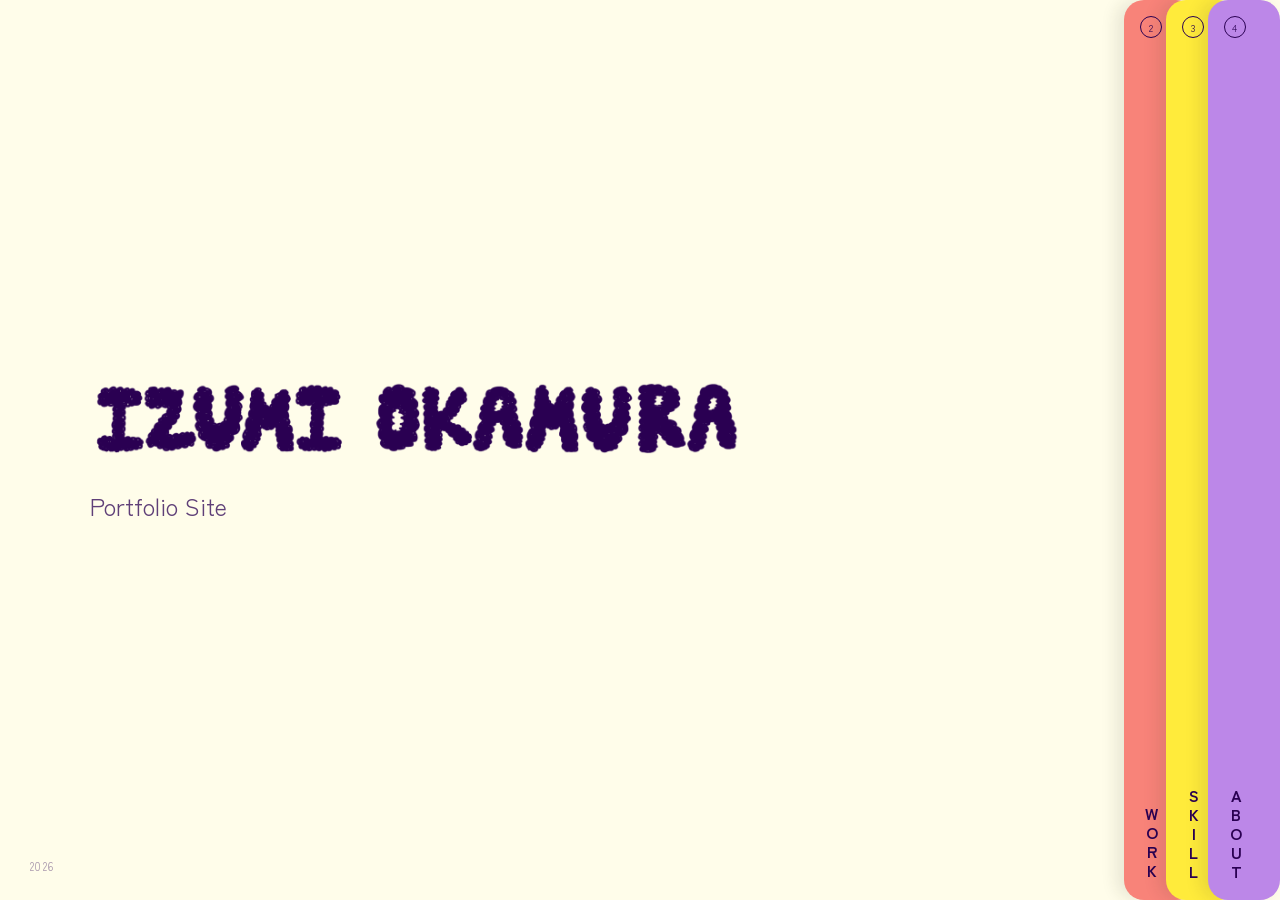
<file: index.html>
<!DOCTYPE html>
<html lang="ja">

<head>
  <meta charset="UTF-8">
  <meta name="viewport" content="width=device-width, initial-scale=1.0, viewport-fit=cover">
  <meta name="description" content="IZUMI OKAMURAのポートフォリオサイト。Web制作・デザインの実績を掲載。">
  <title>IZUMI OKAMURA | PORTFOLIO</title>
  <link rel="icon" type="image/x-icon" href="images/icon.ico">
  <link rel="preconnect" href="https://fonts.googleapis.com">
  <link rel="preconnect" href="https://fonts.gstatic.com" crossorigin>
  <link href="https://fonts.googleapis.com/css2?family=Zen+Kaku+Gothic+New:wght@400;500;700&display=swap"
    rel="stylesheet">
  <link rel="stylesheet" href="css/reset.css">
  <link rel="stylesheet" href="css/style.css">
</head>

<body>

  <div class="top">

    <!-- ① メインカード -->
    <div class="card-main">

      <div class="mark"></div>

      <div class="hero">
        <h1> <img src="images/name-logo.png" alt="IZUMI OKAMURA" class="hero-logo"></h1>
        <p class="lead">
          Portfolio Site
        </p>

      </div>

      <div class="year">2026</div>
    </div>

    <!-- ②③④ 重なったカード -->
    <nav class="stack" aria-label="Main navigation">
      <a class="card" href="works.html">
        <span class="card-num">2</span>
        <span class="card-label">WORK</span>
        <span class="card-en">Work</span>
        <span class="card-icon">
          <svg viewBox="0 0 16 16" fill="none">
            <path d="M3 12L12 3M12 3H5M12 3V10" stroke="#FDFBF5" stroke-width="1.6" stroke-linecap="round"
              stroke-linejoin="round" />
          </svg>
        </span>
      </a>

      <a class="card" href="skill.html">
        <span class="card-num">3</span>
        <span class="card-label">SKILL</span>
        <span class="card-en">Skill</span>
        <span class="card-icon">
          <svg viewBox="0 0 16 16" fill="none">
            <path d="M3 12L12 3M12 3H5M12 3V10" stroke="#FDFBF5" stroke-width="1.6" stroke-linecap="round"
              stroke-linejoin="round" />
          </svg>
        </span>
      </a>

      <a class="card" href="about.html">
        <span class="card-num">4</span>
        <span class="card-label">ABOUT</span>
        <span class="card-en">About</span>
        <span class="card-icon">
          <svg viewBox="0 0 16 16" fill="none">
            <path d="M3 12L12 3M12 3H5M12 3V10" stroke="#FDFBF5" stroke-width="1.6" stroke-linecap="round"
              stroke-linejoin="round" />
          </svg>
        </span>
      </a>
    </nav>

  </div>

</body>

</html>
</file>
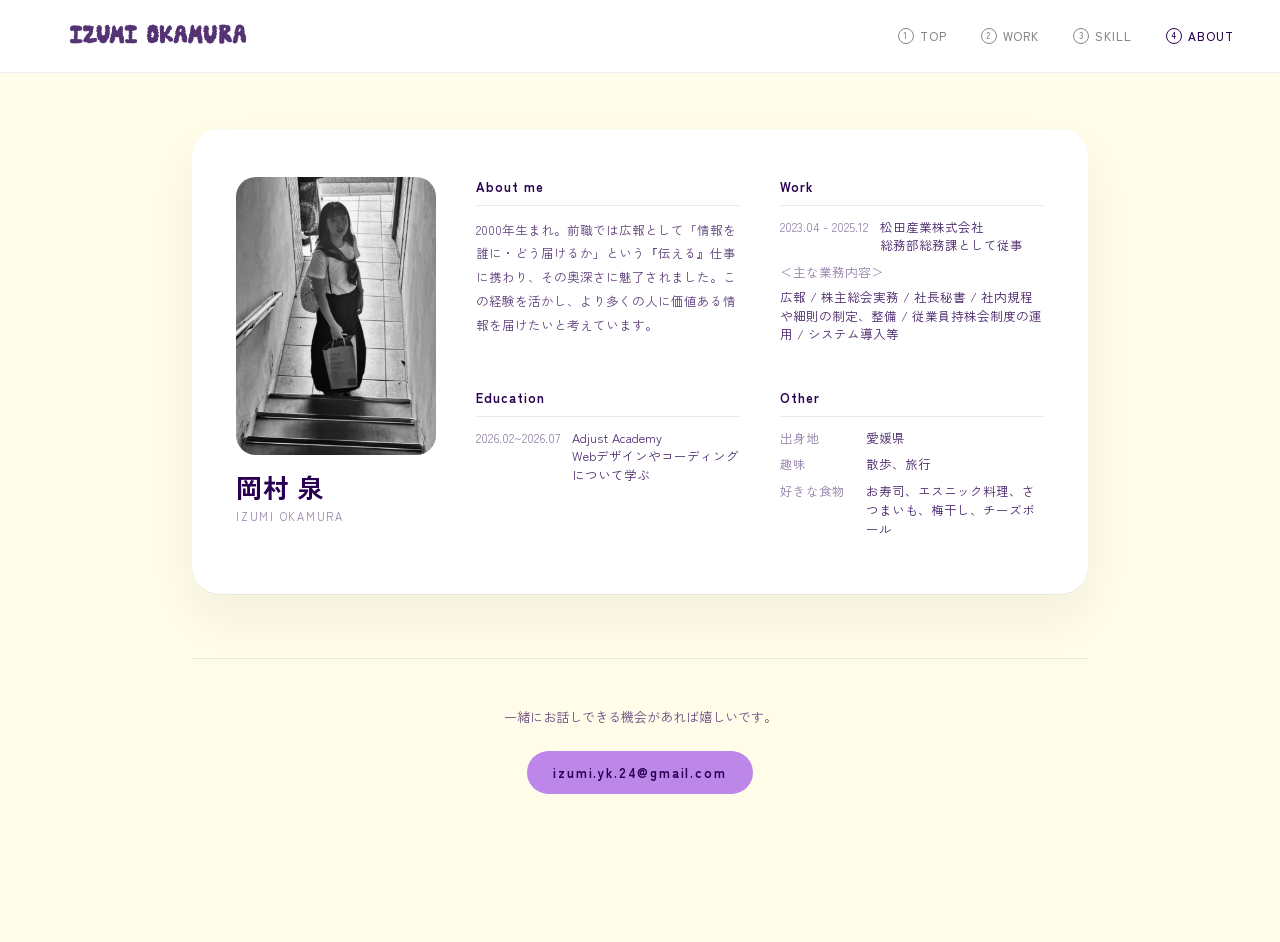
<file: about.html>
<!DOCTYPE html>
<html lang="ja" class="works-page">

<head>
  <meta charset="UTF-8">
  <meta name="viewport" content="width=device-width, initial-scale=1.0, viewport-fit=cover">
  <title>ABOUT | IZUMI OKAMURA PORTFOLIO</title>
  <link rel="icon" type="image/png" href="images/icon.ico">
  <link rel="preconnect" href="https://fonts.googleapis.com">
  <link
    href="https://fonts.googleapis.com/css2?family=Shippori+Mincho+B1:wght@500;700&family=Zen+Kaku+Gothic+New:wght@400;500;700&display=swap"
    rel="stylesheet">
  <link rel="stylesheet" href="css/reset.css">
  <link rel="stylesheet" href="css/style.css">
</head>

<body class="works-body">

  <header class="works-header">
    <a class="brand" href="index.html"><img src="images/name-logo.png" alt="IZUMI OKAMURA"></a>

    <nav class="mini-stack" aria-label="Main navigation">
      <a class="mini-card" href="index.html">
        <span class="mini-num">1</span>
        <span class="mini-label">TOP</span>
      </a>
      <a class="mini-card" href="works.html">
        <span class="mini-num">2</span>
        <span class="mini-label">WORK</span>
      </a>
      <a class="mini-card" href="skill.html">
        <span class="mini-num">3</span>
        <span class="mini-label">SKILL</span>
      </a>
      <a class="mini-card is-current" href="about.html">
        <span class="mini-num">4</span>
        <span class="mini-label">ABOUT</span>
      </a>
    </nav>
  </header>

  <main class="about-main">

    <!-- ================= レジュメカード ================= -->
    <section class="resume-card">

      <div class="resume-photo">
        <img src="images/me.JPG" alt="岡村泉の写真">
      </div>

      <div class="resume-identity">
        <h1>岡村 泉</h1>
        <span class="resume-romaji">IZUMI OKAMURA</span>

      </div>

      <div class="resume-columns">

        <div class="resume-block">
          <h2>About me</h2>
          <p>
            2000年生まれ。前職では広報として「情報を誰に・どう届けるか」という『伝える』仕事に携わり、その奥深さに魅了されました。この経験を活かし、より多くの人に価値ある情報を届けたいと考えています。</p>
        </div>

        <div class="resume-block">
          <h2>Work</h2>
          <dl class="resume-list">
            <div>
              <dt>2023.04 - 2025.12</dt>
              <dd>松田産業株式会社<br>総務部総務課として従事</dd>
            </div>
            
            <div class="resume-list-stack">
              <dt>＜主な業務内容＞</dt>
              <dd>広報 / 株主総会実務 / 社長秘書 / 社内規程や細則の制定、整備 / 従業員持株会制度の運用 / システム導入等</dd>
            </div>
          </dl>
        </div>

        <div class="resume-block">
          <h2>Education</h2>
          <dl class="resume-list">
            <div>
              <dt>2026.02~2026.07</dt>
              <dd>Adjust Academy<br>Webデザインやコーディングについて学ぶ</dd>
            </div>
          </dl>
        </div>

        <div class="resume-block">
          <h2>Other</h2>
          <dl class="resume-list">
            <div>
              <dt>出身地</dt>
              <dd>愛媛県</dd>
            </div>
            <div>
              <dt>趣味</dt>
              <dd>散歩、旅行</dd>
            </div>
            <div>
              <dt>好きな食物</dt>
              <dd>お寿司、エスニック料理、さつまいも、梅干し、チーズボール</dd>
            </div>

          </dl>
        </div>


      </div>
    </section>

    <!-- ================= CTA ================= -->
    <section class="about-cta">
      <p>一緒にお話しできる機会があれば嬉しいです。</p>
      <a class="cta" href="mailto:izumi.yk.24@gmail.com">
        izumi.yk.24@gmail.com
        <svg viewBox="0 0 16 16" fill="none">
          <path d="M3 12L12 3M12 3H5M12 3V10" stroke="#FDFBF5" stroke-width="1.6" stroke-linecap="round"
            stroke-linejoin="round" />
        </svg>
      </a>
    </section>

  </main>

</body>

</html>
</file>
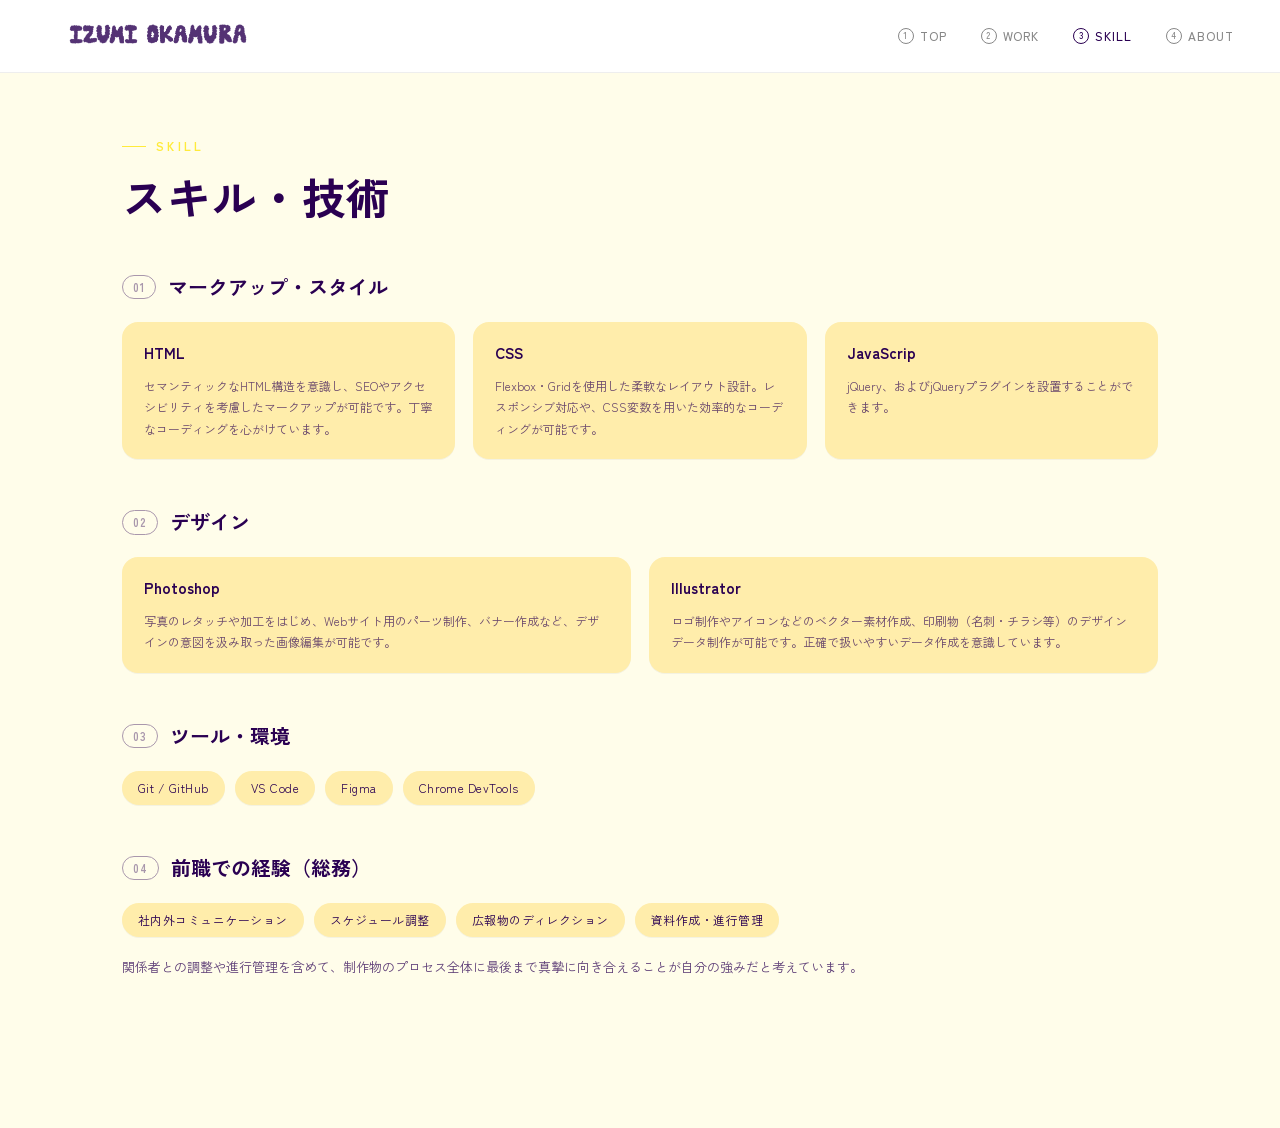
<file: skill.html>
<!DOCTYPE html>
<html lang="ja" class="works-page">

<head>
  <meta charset="UTF-8">
  <meta name="viewport" content="width=device-width, initial-scale=1.0, viewport-fit=cover">
  <meta name="description" content="IZUMI OKAMURAのポートフォリオサイト。Web制作・デザインの実績を掲載。">
  <title>SKILL | IZUMI OKAMURA PORTFOLIO</title>
  <link rel="icon" type="image/x-icon" href="images/icon.ico">
  <link rel="preconnect" href="https://fonts.googleapis.com">
  <link rel="preconnect" href="https://fonts.gstatic.com" crossorigin>
  <link href="https://fonts.googleapis.com/css2?family=Zen+Kaku+Gothic+New:wght@400;500;700&display=swap"
    rel="stylesheet">
  <link rel="stylesheet" href="css/reset.css">
  <link rel="stylesheet" href="css/style.css">
</head>

<body class="works-body">

  <header class="works-header">
    <a class="brand" href="index.html"><img src="images/name-logo.png" alt="IZUMI OKAMURA"></a>

    <nav class="mini-stack" aria-label="Main navigation">
      <a class="mini-card" href="index.html">
        <span class="mini-num">1</span>
        <span class="mini-label">TOP</span>
      </a>
      <a class="mini-card" href="works.html">
        <span class="mini-num">2</span>
        <span class="mini-label">WORK</span>
      </a>
      <a class="mini-card is-current" href="skill.html">
        <span class="mini-num">3</span>
        <span class="mini-label">SKILL</span>
      </a>
      <a class="mini-card" href="about.html">
        <span class="mini-num">4</span>
        <span class="mini-label">ABOUT</span>
      </a>
    </nav>
  </header>

  <main class="works-main">
    <div class="works-intro">
      <div class="eyebrow-skill">SKILL</div>
      <h1>スキル・技術</h1>
    </div>

    <!-- ================= 技術スキル ================= -->
    <section class="skill-section">
      <h2 class="skill-section-title"><span class="skill-num">01</span>マークアップ・スタイル</h2>
      <div class="skill-grid">
        <div class="skill-card" style="--tone:#F86439">
          <span class="skill-name">HTML</span>
          <p>セマンティックなHTML構造を意識し、SEOやアクセシビリティを考慮したマークアップが可能です。丁寧なコーディングを心がけています。</p>
        </div>
        <div class="skill-card" style="--tone:#F86439">
          <span class="skill-name">CSS</span>
          <p>Flexbox・Gridを使用した柔軟なレイアウト設計。レスポンシブ対応や、CSS変数を用いた効率的なコーディングが可能です。</p>
        </div>
        <div class="skill-card" style="--tone:#F86439">
          <span class="skill-name">JavaScrip</span>
          <p>jQuery、およびjQueryプラグインを設置することができます。</p>
        </div>
      </div>
    </section>

    <section class="skill-section">
      <h2 class="skill-section-title"><span class="skill-num">02</span>デザイン</h2>
      <div class="skill-grid">
        <div class="skill-card" style="--tone:#42e689">
          <span class="skill-name">Photoshop</span>
          <p>写真のレタッチや加工をはじめ、Webサイト用のパーツ制作、バナー作成など、デザインの意図を汲み取った画像編集が可能です。</p>
        </div>
        <div class="skill-card" style="--tone:#42e689">
          <span class="skill-name">Illustrator</span>
          <p>ロゴ制作やアイコンなどのベクター素材作成、印刷物（名刺・チラシ等）のデザインデータ制作が可能です。正確で扱いやすいデータ作成を意識しています。</p>
        </div>
      </div>
    </section>

    <section class="skill-section">
      <h2 class="skill-section-title"><span class="skill-num">03</span>ツール・環境</h2>
      <div class="skill-tags">
        <span>Git / GitHub</span>
        <span>VS Code</span>
        <span>Figma</span>
        <span>Chrome DevTools</span>
      </div>
    </section>

    <!-- ================= 前職の経験 ================= -->
    <section class="skill-section skill-section--highlight">
      <h2 class="skill-section-title"><span class="skill-num">04</span>前職での経験（総務）</h2>
      <div class="skill-tags">
        <span>社内外コミュニケーション</span>
        <span>スケジュール調整</span>
        <span>広報物のディレクション</span>
        <span>資料作成・進行管理</span>
      </div>
      <p class="skill-note">
        関係者との調整や進行管理を含めて、制作物のプロセス全体に最後まで真摯に向き合えることが自分の強みだと考えています。
      </p>
    </section>

  </main>

</body>

</html>
</file>
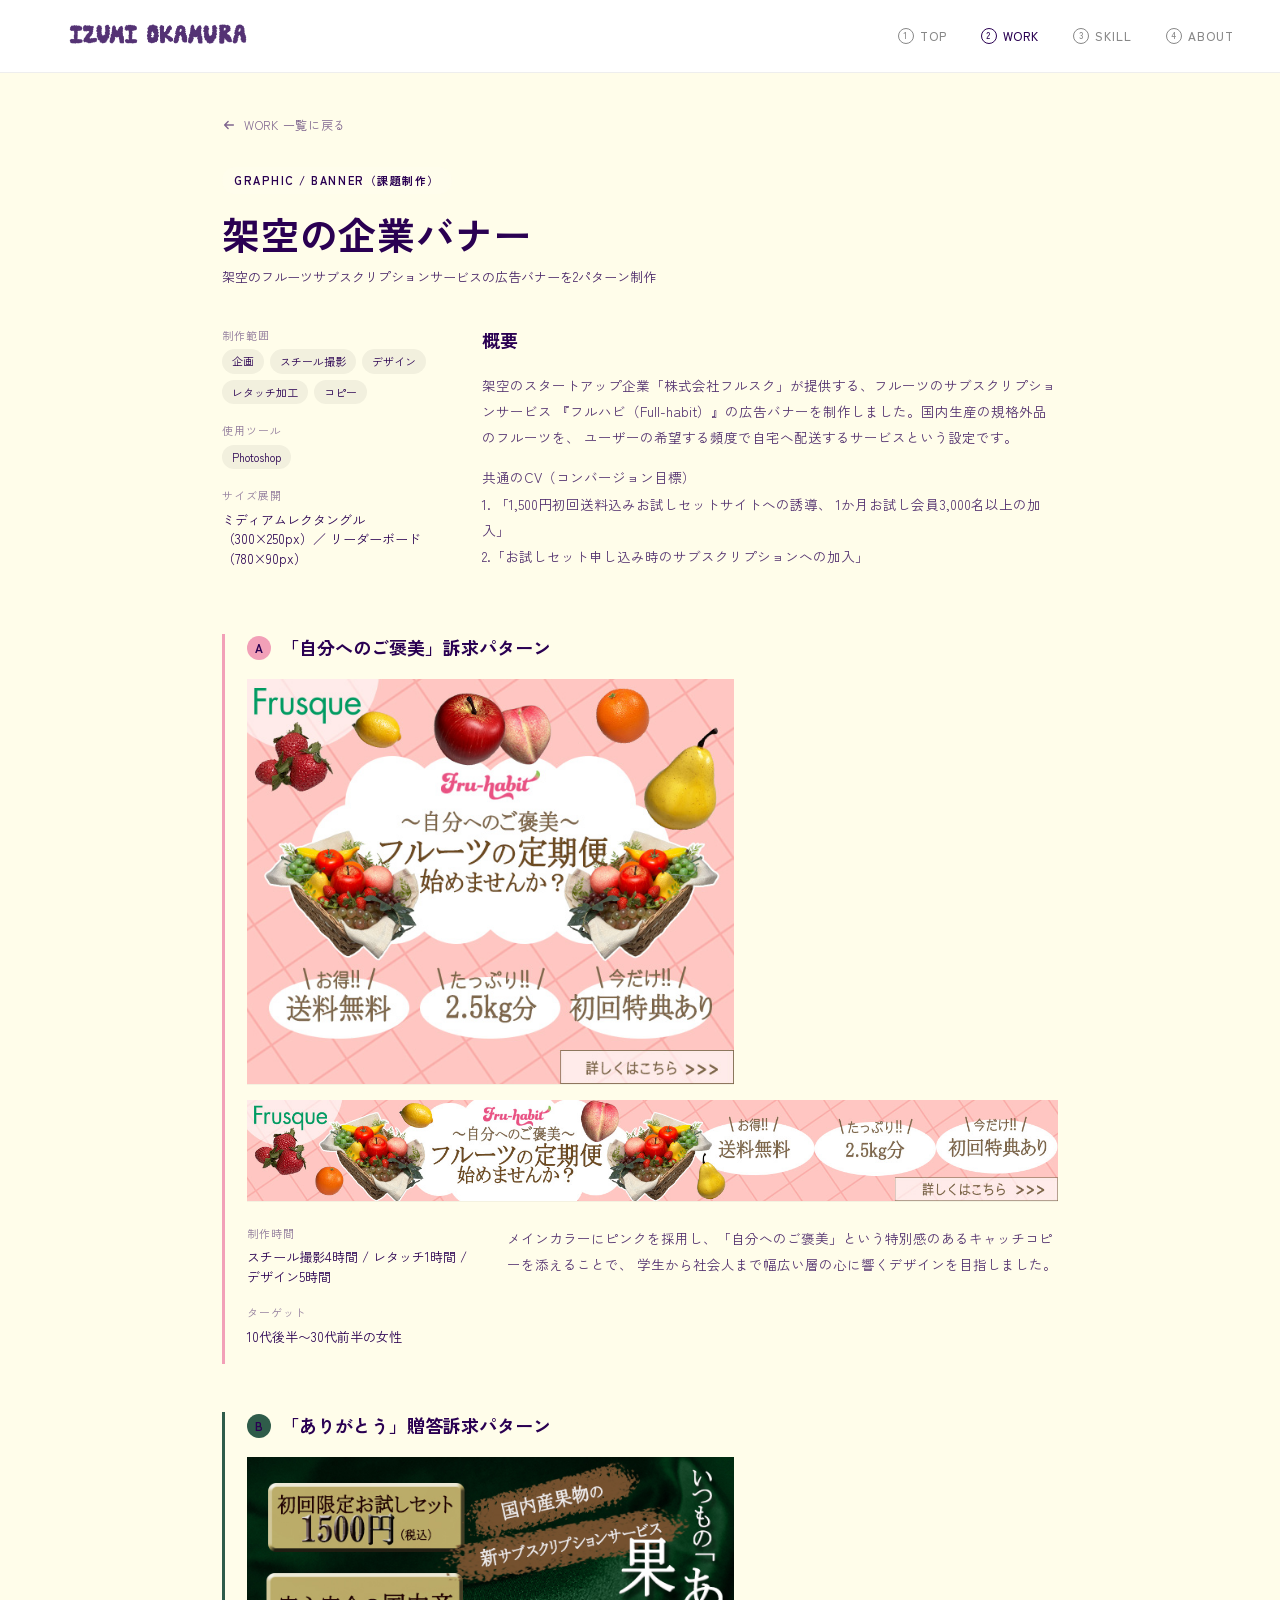
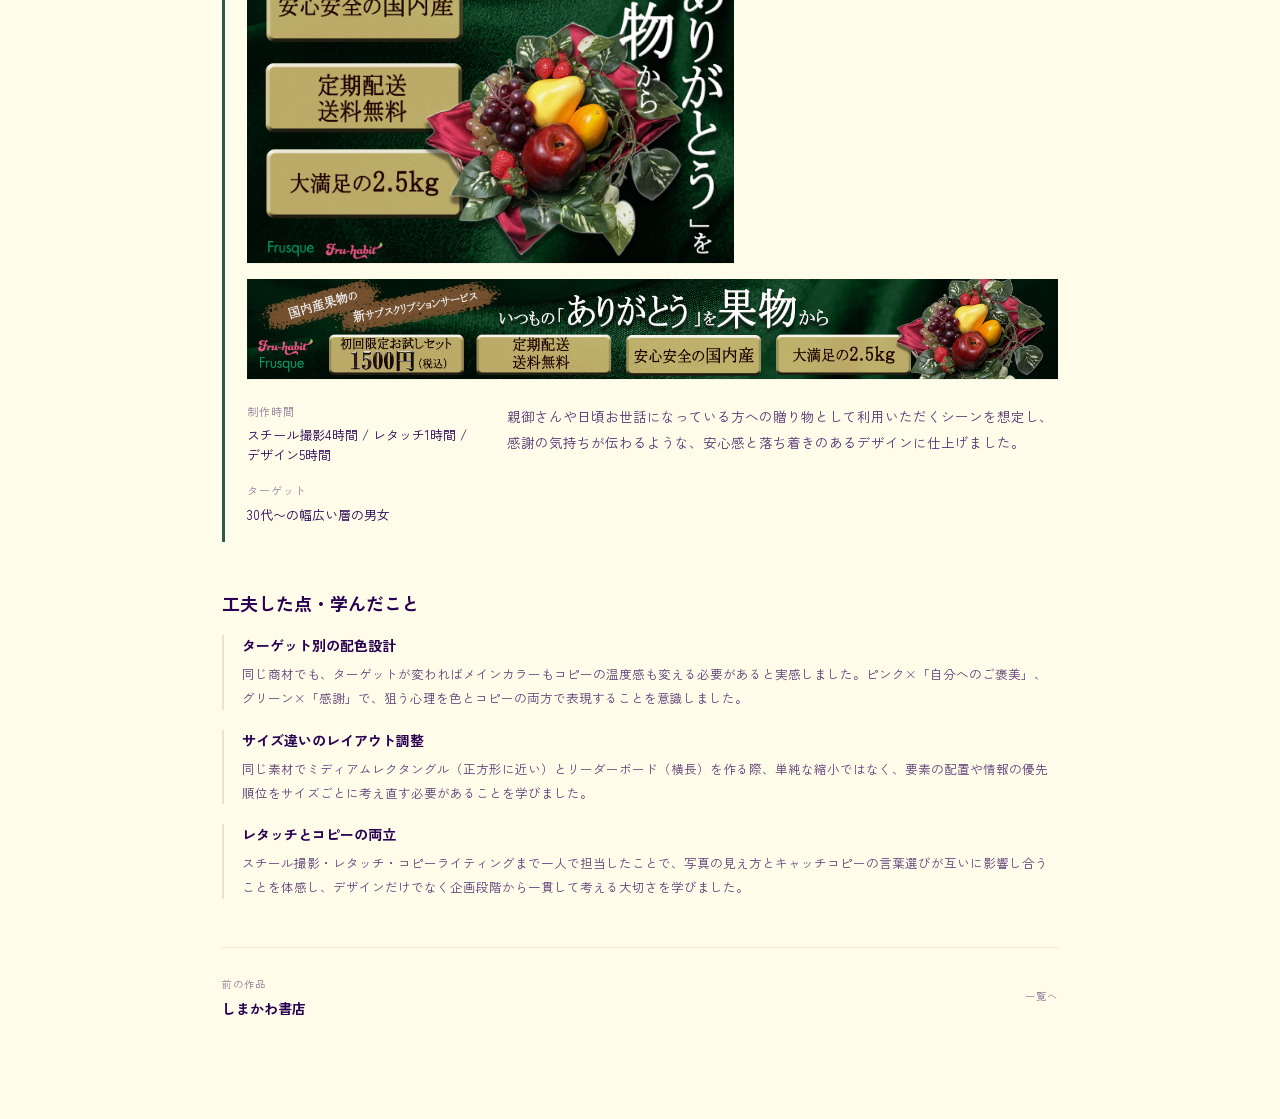
<file: work-banner.html>
<!DOCTYPE html>
<html lang="ja" class="works-page">

<head>
  <meta charset="UTF-8">
  <meta name="viewport" content="width=device-width, initial-scale=1.0, viewport-fit=cover">
  <meta name="description" content="IZUMI OKAMURAのポートフォリオサイト。Web制作・デザインの実績を掲載。">
  <title>WORK | 企業バナー</title>
  <link rel="icon" type="image/x-icon" href="images/icon.ico">
  <link rel="preconnect" href="https://fonts.googleapis.com">
  <link rel="preconnect" href="https://fonts.gstatic.com" crossorigin>
  <link href="https://fonts.googleapis.com/css2?family=Zen+Kaku+Gothic+New:wght@400;500;700&display=swap"
    rel="stylesheet">
  <link rel="stylesheet" href="css/reset.css">
  <link rel="stylesheet" href="css/style.css">
</head>

<body class="works-body">

  <header class="works-header">
    <a class="brand" href="index.html"><img src="images/name-logo.png" alt="IZUMI OKAMURA"></a>

    <nav class="mini-stack" aria-label="Main navigation">
      <a class="mini-card" href="index.html">
        <span class="mini-num">1</span>
        <span class="mini-label">TOP</span>
      </a>
      <a class="mini-card is-current" href="works.html">
        <span class="mini-num">2</span>
        <span class="mini-label">WORK</span>
      </a>
      <a class="mini-card" href="skill.html">
        <span class="mini-num">3</span>
        <span class="mini-label">SKILL</span>
      </a>
      <a class="mini-card" href="about.html">
        <span class="mini-num">4</span>
        <span class="mini-label">ABOUT</span>
      </a>
    </nav>
  </header>

  <main class="detail-main">

    <a class="back-link" href="works.html">
      <svg viewBox="0 0 16 16" fill="none">
        <path d="M13 8H3M3 8L7 4M3 8L7 12" stroke="currentColor" stroke-width="1.6" stroke-linecap="round"
          stroke-linejoin="round" />
      </svg>
      WORK 一覧に戻る
    </a>

    <!-- ================= ヒーロー ================= -->
    <section class="detail-hero" style="--tone:#C99A3B">
      <span class="detail-tag">GRAPHIC / BANNER（課題制作）</span>
      <h1>架空の企業バナー</h1>
      <p class="detail-sub">架空のフルーツサブスクリプションサービスの広告バナーを2パターン制作</p>
    </section>

    <!-- ================= 共通情報 ================= -->
    <section class="detail-section">
      <div class="detail-grid">
        <div class="detail-meta">
          <dl>
            <div>
              <dt>制作範囲</dt>
              <dd class="tag-list">
                <span>企画</span><span>スチール撮影</span><span>デザイン</span><span>レタッチ加工</span><span>コピー</span>
              </dd>
            </div>
            <div>
              <dt>使用ツール</dt>
              <dd class="tag-list">
                <span>Photoshop</span>
              </dd>
            </div>
            <div>
              <dt>サイズ展開</dt>
              <dd>ミディアムレクタングル（300×250px）／ リーダーボード（780×90px）</dd>
            </div>
          </dl>
        </div>

        <div class="detail-overview">
          <h2>概要</h2>
          <p>
            架空のスタートアップ企業「株式会社フルスク」が提供する、フルーツのサブスクリプションサービス
            『フルハビ（Full-habit）』の広告バナーを制作しました。国内生産の規格外品のフルーツを、
            ユーザーの希望する頻度で自宅へ配送するサービスという設定です。
          </p>
          <p>
            共通のCV（コンバージョン目標）<br>
            1. 「1,500円初回送料込みお試しセットサイトへの誘導、
            1か月お試し会員3,000名以上の加入」<br>
            2.「お試しセット申し込み時のサブスクリプションへの加入」
          </p>
        </div>
      </div>
    </section>

    <!-- ================= バナーA：ピンク（20代女性向け） ================= -->
    <section class="detail-section banner-variant" style="--tone:#F2A0B8">
      <h2><span class="variant-badge">A</span>「自分へのご褒美」訴求パターン</h2>

      <div class="detail-gallery banner-gallery">
        <img src="images/mr_1.jpg" alt="フルーツ定期便バナー（ピンク・自分へのご褒美訴求）ミディアムレクタングル">
        <img src="images/lb_1.jpg" class="lb" alt="フルーツ定期便バナー（ピンク・自分へのご褒美訴求）リーダーボード">
      </div>

      <div class="detail-grid">
        <div class="detail-meta">
          <dl>
            <div>
              <dt>制作時間</dt>
              <dd>スチール撮影4時間 / レタッチ1時間 / デザイン5時間</dd>
            </div>
            <div>
              <dt>ターゲット</dt>
              <dd>10代後半〜30代前半の女性</dd>
            </div>
          </dl>
        </div>
        <div class="detail-overview">
          <p>
            メインカラーにピンクを採用し、「自分へのご褒美」という特別感のあるキャッチコピーを添えることで、
            学生から社会人まで幅広い層の心に響くデザインを目指しました。
          </p>
        </div>
      </div>
    </section>

    <!-- ================= バナーB：グリーン（贈答向け） ================= -->
    <section class="detail-section banner-variant" style="--tone:#2F5C4A">
      <h2><span class="variant-badge">B</span>「ありがとう」贈答訴求パターン</h2>

      <div class="detail-gallery banner-gallery">
        <img src="images/mr_2.jpg" alt="フルーツ定期便バナー（グリーン・「ありがとう」贈答訴求）ミディアムレクタングル">
        <img src="images/lb_2.jpg" class="lb" alt="フルーツ定期便バナー（グリーン・「ありがとう」贈答訴求）リーダーボード">
      </div>

      <div class="detail-grid">
        <div class="detail-meta">
          <dl>
            <div>
              <dt>制作時間</dt>
              <dd>スチール撮影4時間 / レタッチ1時間 / デザイン5時間</dd>
            </div>
            <div>
              <dt>ターゲット</dt>
              <dd>30代〜の幅広い層の男女</dd>
            </div>
          </dl>
        </div>
        <div class="detail-overview">
          <p>
            親御さんや日頃お世話になっている方への贈り物として利用いただくシーンを想定し、
            感謝の気持ちが伝わるような、安心感と落ち着きのあるデザインに仕上げました。
          </p>
        </div>
      </div>
    </section>

    <!-- ================= 工夫した点・学んだこと ================= -->
    <section class="detail-section">
      <h2>工夫した点・学んだこと</h2>
      <ul class="detail-points">
        <li>
          <span class="point-label">ターゲット別の配色設計</span>
          <p>同じ商材でも、ターゲットが変わればメインカラーもコピーの温度感も変える必要があると実感しました。ピンク×「自分へのご褒美」、グリーン×「感謝」で、狙う心理を色とコピーの両方で表現することを意識しました。</p>
        </li>
        <li>
          <span class="point-label">サイズ違いのレイアウト調整</span>
          <p>同じ素材でミディアムレクタングル（正方形に近い）とリーダーボード（横長）を作る際、単純な縮小ではなく、要素の配置や情報の優先順位をサイズごとに考え直す必要があることを学びました。</p>
        </li>
        <li>
          <span class="point-label">レタッチとコピーの両立</span>
          <p>スチール撮影・レタッチ・コピーライティングまで一人で担当したことで、写真の見え方とキャッチコピーの言葉選びが互いに影響し合うことを体感し、デザインだけでなく企画段階から一貫して考える大切さを学びました。</p>
        </li>
      </ul>
    </section>

    <!-- ================= 前後の作品への導線 ================= -->
    <nav class="detail-pager">
      <a class="pager-link" href="work-shimakawa.html">
        <span class="pager-label">前の作品</span>
        <span class="pager-title">しまかわ書店</span>
      </a>
      <a class="pager-link pager-link--next" href="works.html">
        <span class="pager-label">一覧へ</span>
      </a>
    </nav>

  </main>

</body>

</html>
</file>
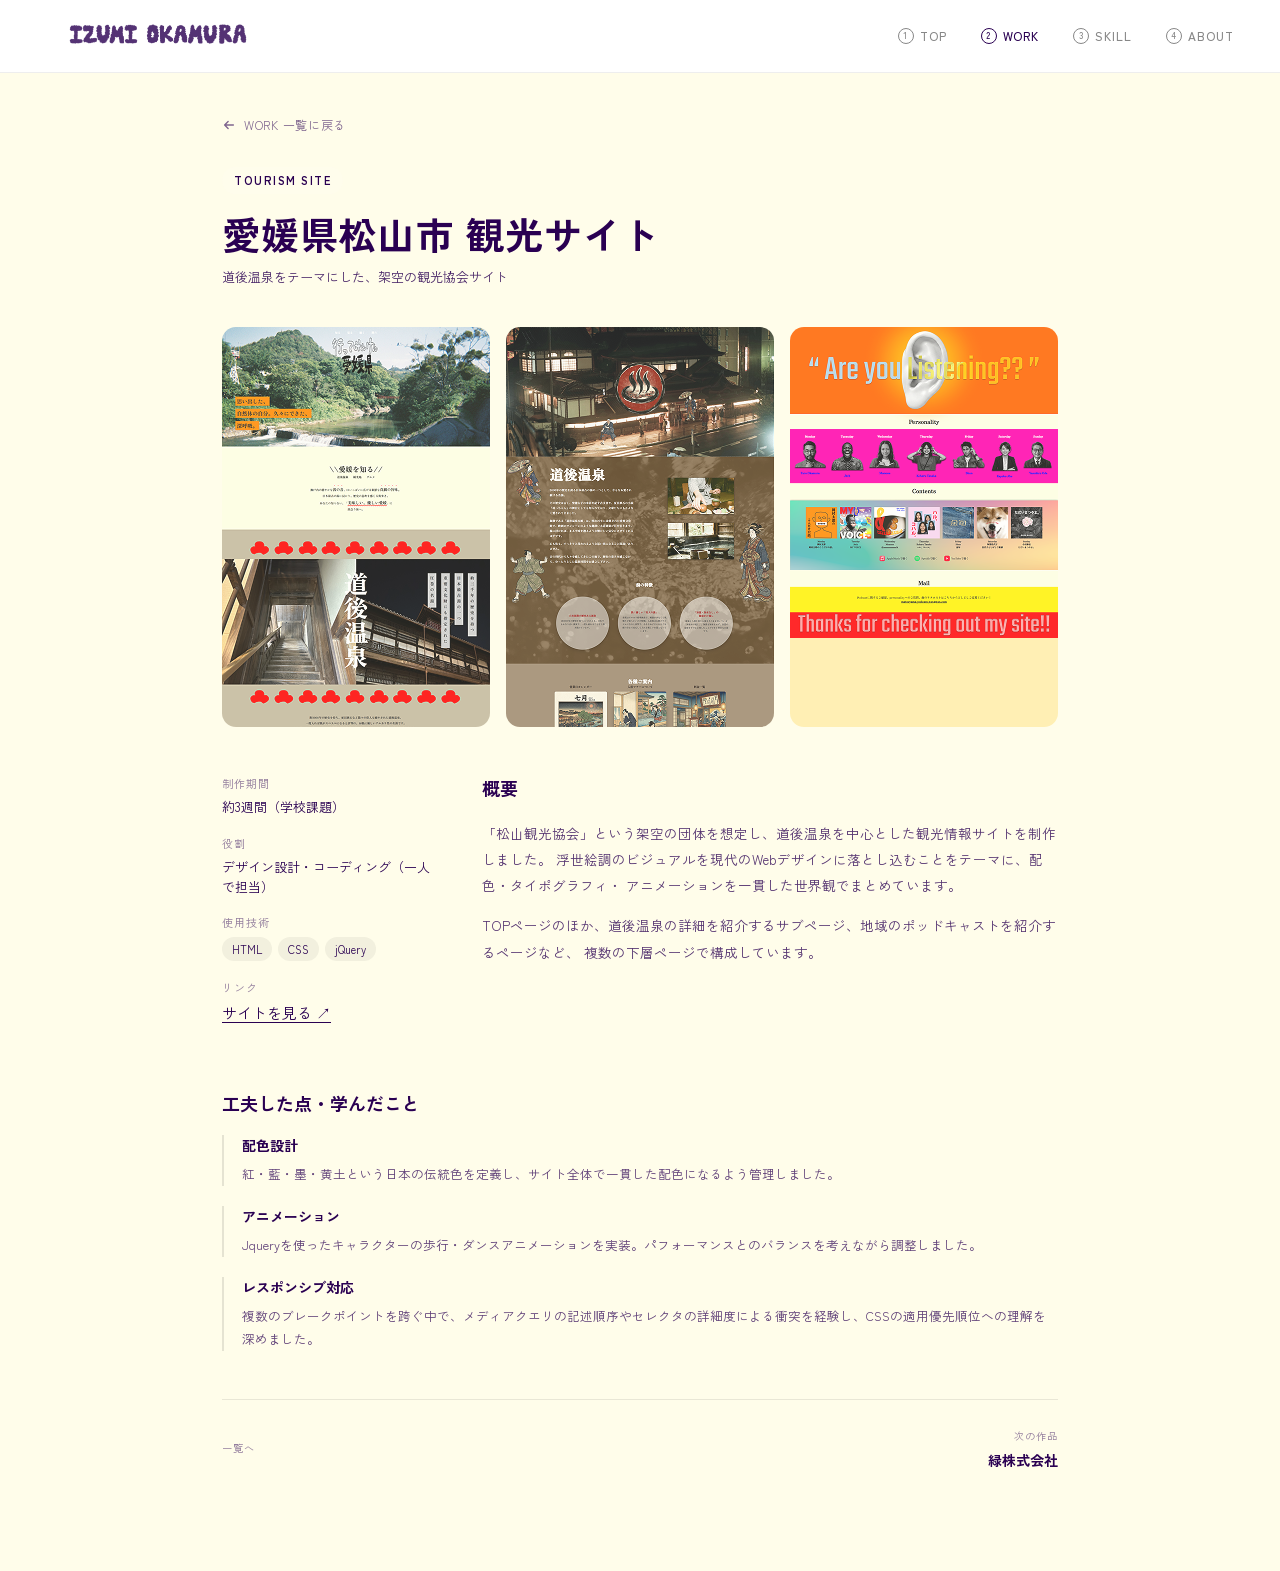
<file: work-ehime.html>
<!DOCTYPE html>
<html lang="ja" class="works-page">

<head>
  <meta charset="UTF-8">
  <meta name="viewport" content="width=device-width, initial-scale=1.0, viewport-fit=cover">
  <meta name="description" content="IZUMI OKAMURAのポートフォリオサイト。Web制作・デザインの実績を掲載。">
  <title>WORK | 愛媛県松山市 観光サイト </title>
   <link rel="icon" type="image/x-icon" href="images/icon.ico">
  <link rel="preconnect" href="https://fonts.googleapis.com">
  <link rel="preconnect" href="https://fonts.gstatic.com" crossorigin>
  <link href="https://fonts.googleapis.com/css2?family=Zen+Kaku+Gothic+New:wght@400;500;700&display=swap"
    rel="stylesheet">
  <link rel="stylesheet" href="css/reset.css">
  <link rel="stylesheet" href="css/style.css">
</head>

<body class="works-body">

  <header class="works-header">
    <a class="brand" href="index.html"><img src="images/name-logo.png" alt="IZUMI OKAMURA"></a>

    <nav class="mini-stack" aria-label="Main navigation">
      <a class="mini-card" href="index.html">
        <span class="mini-num">1</span>
        <span class="mini-label">TOP</span>
      </a>
      <a class="mini-card is-current" href="works.html">
        <span class="mini-num">2</span>
        <span class="mini-label">WORK</span>
      </a>
      <a class="mini-card" href="skill.html">
        <span class="mini-num">3</span>
        <span class="mini-label">SKILL</span>
      </a>
      <a class="mini-card" href="about.html">
        <span class="mini-num">4</span>
        <span class="mini-label">ABOUT</span>
      </a>
    </nav>
  </header>

  <main class="detail-main">

    <a class="back-link" href="works.html">
      <svg viewBox="0 0 16 16" fill="none">
        <path d="M13 8H3M3 8L7 4M3 8L7 12" stroke="currentColor" stroke-width="1.6" stroke-linecap="round"
          stroke-linejoin="round" />
      </svg>
      WORK 一覧に戻る
    </a>

    <!-- ================= ヒーロー ================= -->
    <section class="detail-hero" style="--tone:#F86439">
      <span class="detail-tag">TOURISM SITE</span>
      <h1>愛媛県松山市 観光サイト</h1>
      <p class="detail-sub">道後温泉をテーマにした、架空の観光協会サイト</p>
    </section>

    <!-- ================= ギャラリー ================= -->
    <section class="detail-section">
      <div class="detail-gallery">
        <div class="gallery-item" style="--tone:#B7282E">
          <img src="images/ehime-detail1.png" alt="松山市観光サイトのTOPページの画像">
        </div>
        <div class="gallery-item" style="--tone:#1B3552">
          <img src="images/ehime-detail2.png" alt="松山市観光サイトの道後温泉特設ページの画像">
        </div>
        <div class="gallery-item" style="--tone:#C99A3B">
          <img src="images/ehime-detail3.png" alt="松山市観光サイトのPodcast期間限定ページの画像">
        </div>
      </div>
    </section>



    <!-- ================= 概要 ================= -->
    <section class="detail-section">
      <div class="detail-grid">
        <div class="detail-meta">
          <dl>
            <div>
              <dt>制作期間</dt>
              <dd>約3週間（学校課題）</dd>
            </div>
            <div>
              <dt>役割</dt>
              <dd>デザイン設計・コーディング（一人で担当）</dd>
            </div>
            <div>
              <dt>使用技術</dt>
              <dd class="tag-list">
                <span>HTML</span><span>CSS</span><span>jQuery</span>
              </dd>
            </div>
            <div>
              <dt>リンク</dt>
              <dd class="link-list">
                <a href="https://adjustacademy.com/0777/d260206-700777/site03/index.html">サイトを見る ↗</a>
              </dd>
            </div>
          </dl>
        </div>

        <div class="detail-overview">
          <h2>概要</h2>
          <p>
            「松山観光協会」という架空の団体を想定し、道後温泉を中心とした観光情報サイトを制作しました。
            浮世絵調のビジュアルを現代のWebデザインに落とし込むことをテーマに、配色・タイポグラフィ・
            アニメーションを一貫した世界観でまとめています。
          </p>
          <p>
            TOPページのほか、道後温泉の詳細を紹介するサブページ、地域のポッドキャストを紹介するページなど、
            複数の下層ページで構成しています。
          </p>
        </div>
      </div>
    </section>


    <!-- ================= 工夫した点・学び ================= -->
    <section class="detail-section">
      <h2>工夫した点・学んだこと</h2>
      <ul class="detail-points">
        <li>
          <span class="point-label">配色設計</span>
          <p>紅・藍・墨・黄土という日本の伝統色を定義し、サイト全体で一貫した配色になるよう管理しました。</p>
        </li>
        <li>
          <span class="point-label">アニメーション</span>
          <p>Jqueryを使ったキャラクターの歩行・ダンスアニメーションを実装。パフォーマンスとのバランスを考えながら調整しました。</p>
        </li>
        <li>
          <span class="point-label">レスポンシブ対応</span>
          <p>複数のブレークポイントを跨ぐ中で、メディアクエリの記述順序やセレクタの詳細度による衝突を経験し、CSSの適用優先順位への理解を深めました。</p>
        </li>
      </ul>
    </section>

    <!-- ================= 前後の作品への導線 ================= -->
    <nav class="detail-pager">
      <a class="pager-link" href="works.html">
        <span class="pager-label">一覧へ</span>
      </a>
      <a class="pager-link pager-link--next" href="work-midori.html">
        <span class="pager-label">次の作品</span>
        <span class="pager-title">緑株式会社</span>
      </a>
    </nav>

  </main>

</body>

</html>
</file>
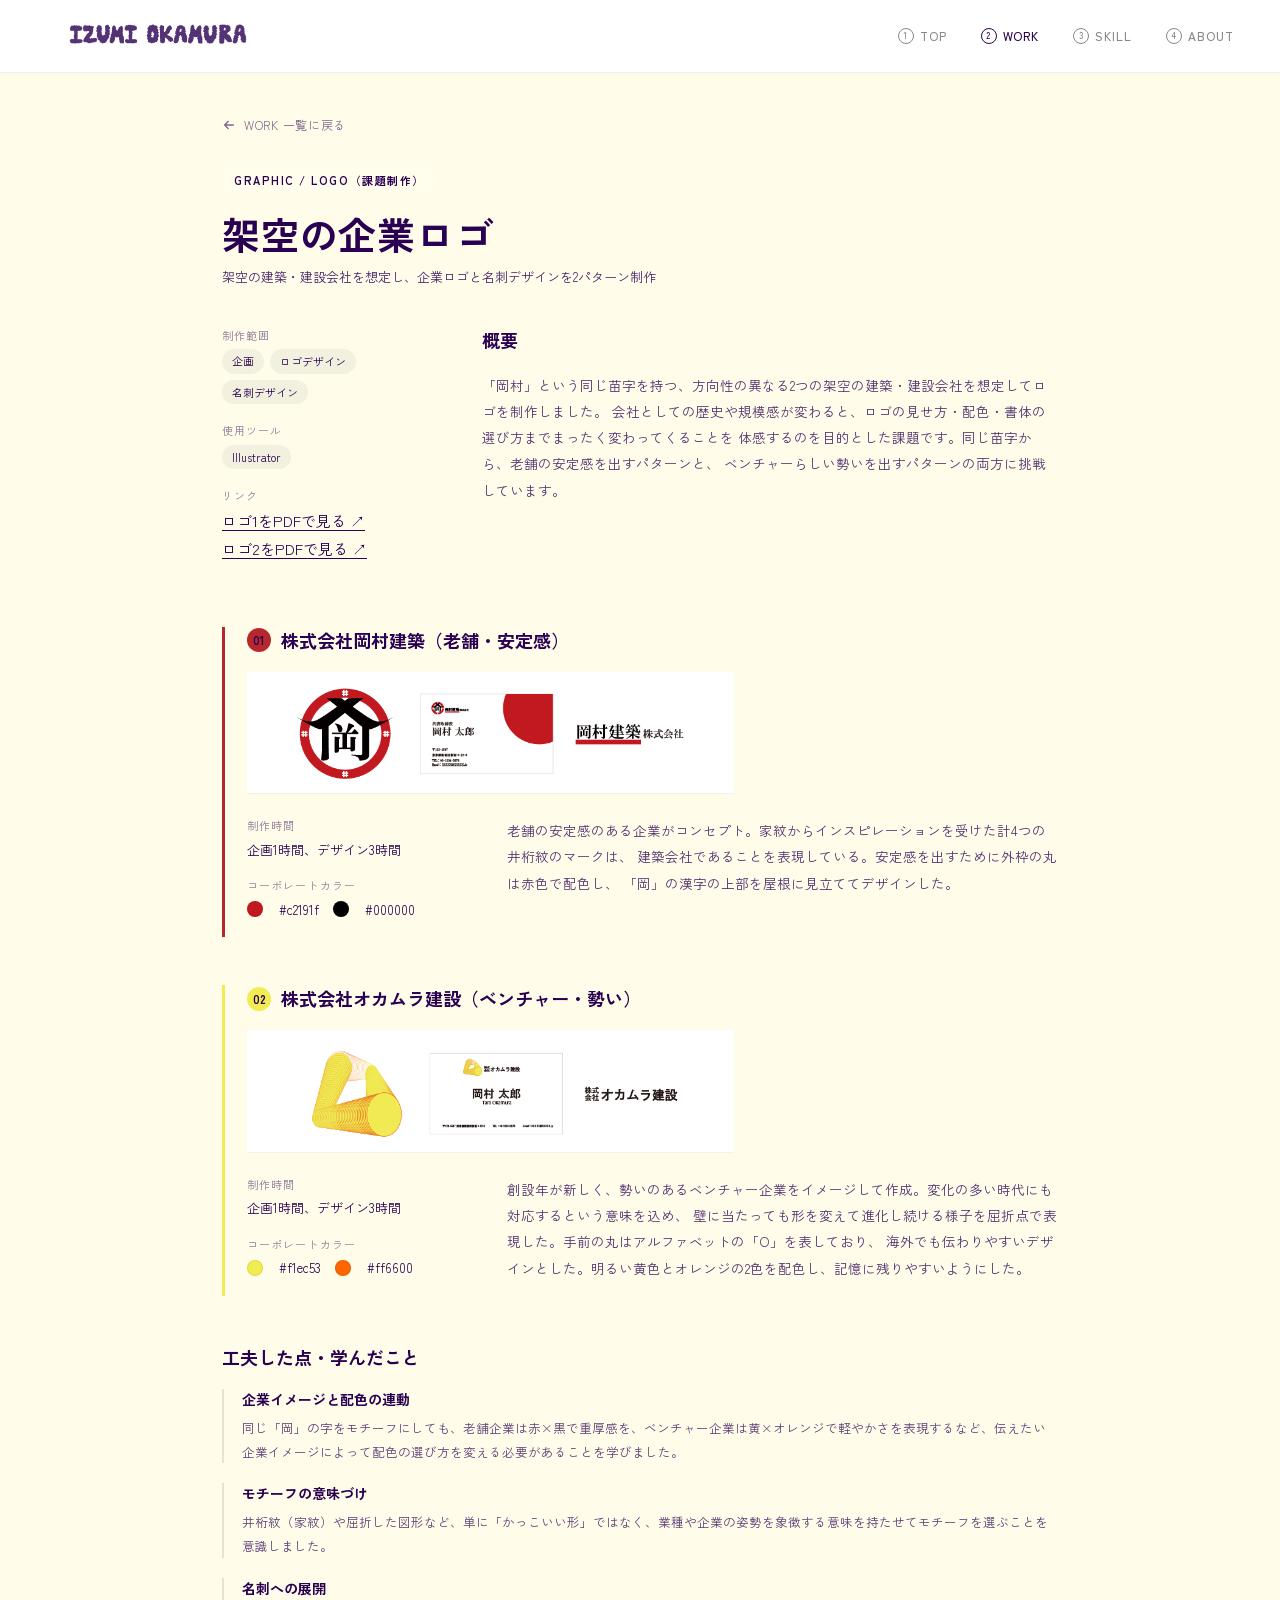
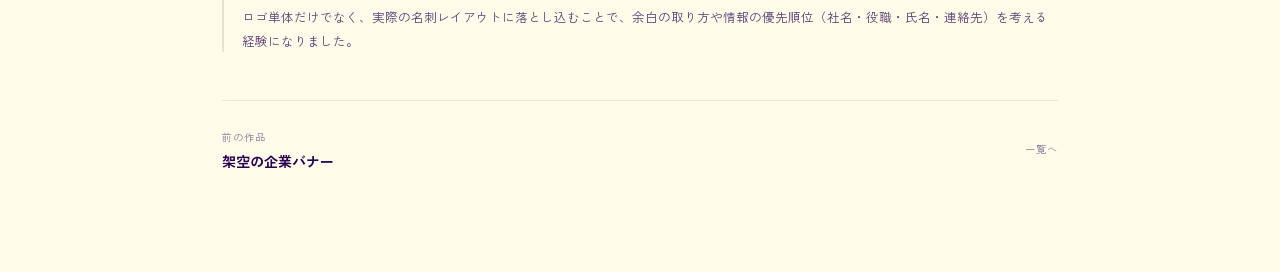
<file: work-logo.html>
<!DOCTYPE html>
<html lang="ja" class="works-page">

<head>
  <meta charset="UTF-8">
  <meta name="viewport" content="width=device-width, initial-scale=1.0, viewport-fit=cover">
  <meta name="description" content="IZUMI OKAMURAのポートフォリオサイト。Web制作・デザインの実績を掲載。">
  <title>WORK | 企業ロゴ</title>
  <link rel="icon" type="image/x-icon" href="images/icon.ico">
  <link rel="preconnect" href="https://fonts.googleapis.com">
  <link rel="preconnect" href="https://fonts.gstatic.com" crossorigin>
  <link href="https://fonts.googleapis.com/css2?family=Zen+Kaku+Gothic+New:wght@400;500;700&display=swap"
    rel="stylesheet">
  <link rel="stylesheet" href="css/reset.css">
  <link rel="stylesheet" href="css/style.css">
</head>

<body class="works-body">

  <header class="works-header">
    <a class="brand" href="index.html"><img src="images/name-logo.png" alt="IZUMI OKAMURA"></a>

    <nav class="mini-stack" aria-label="Main navigation">
      <a class="mini-card" href="index.html">
        <span class="mini-num">1</span>
        <span class="mini-label">TOP</span>
      </a>
      <a class="mini-card is-current" href="works.html">
        <span class="mini-num">2</span>
        <span class="mini-label">WORK</span>
      </a>
      <a class="mini-card" href="skill.html">
        <span class="mini-num">3</span>
        <span class="mini-label">SKILL</span>
      </a>
      <a class="mini-card" href="about.html">
        <span class="mini-num">4</span>
        <span class="mini-label">ABOUT</span>
      </a>
    </nav>
  </header>

  <main class="detail-main">

    <a class="back-link" href="works.html">
      <svg viewBox="0 0 16 16" fill="none">
        <path d="M13 8H3M3 8L7 4M3 8L7 12" stroke="currentColor" stroke-width="1.6" stroke-linecap="round"
          stroke-linejoin="round" />
      </svg>
      WORK 一覧に戻る
    </a>

    <!-- ================= ヒーロー ================= -->
    <section class="detail-hero" style="--tone:#B7282E">
      <span class="detail-tag">GRAPHIC / LOGO（課題制作）</span>
      <h1>架空の企業ロゴ</h1>
      <p class="detail-sub">架空の建築・建設会社を想定し、企業ロゴと名刺デザインを2パターン制作</p>
    </section>

    <!-- ================= 共通情報 ================= -->
    <section class="detail-section">
      <div class="detail-grid">
        <div class="detail-meta">
          <dl>
            <div>
              <dt>制作範囲</dt>
              <dd class="tag-list">
                <span>企画</span><span>ロゴデザイン</span><span>名刺デザイン</span>
              </dd>
            </div>
            <div>
              <dt>使用ツール</dt>
              <dd class="tag-list">
                <span>Illustrator</span>
              </dd>
            </div>
            <div>
              <dt>リンク</dt>
              <dd class="link-list">
                <a href="https://adjustacademy.com/0777/d260206-700777/logo/logo01.pdf" target="_blank"
                  rel="noopener">ロゴ1をPDFで見る ↗</a>
                <a href="https://adjustacademy.com/0777/d260206-700777/logo/logo02.pdf" target="_blank"
                  rel="noopener">ロゴ2をPDFで見る ↗</a>
              </dd>
            </div>
          </dl>
        </div>

        <div class="detail-overview">
          <h2>概要</h2>
          <p>
            「岡村」という同じ苗字を持つ、方向性の異なる2つの架空の建築・建設会社を想定してロゴを制作しました。
            会社としての歴史や規模感が変わると、ロゴの見せ方・配色・書体の選び方までまったく変わってくることを
            体感するのを目的とした課題です。同じ苗字から、老舗の安定感を出すパターンと、
            ベンチャーらしい勢いを出すパターンの両方に挑戦しています。
          </p>
        </div>
      </div>
    </section>

    <!-- ================= ロゴ01：岡村建築（老舗・安定感） ================= -->
    <section class="detail-section banner-variant" style="--tone:#B7282E">
      <h2><span class="variant-badge">01</span>株式会社岡村建築（老舗・安定感）</h2>

      <div class="detail-gallery banner-gallery">
        <img src="images/logo1.png" alt="岡村建築のロゴと名刺デザイン。井桁紋をモチーフにした赤と黒の家紋風ロゴ">
      </div>

      <div class="detail-grid">
        <div class="detail-meta">
          <dl>
            <div>
              <dt>制作時間</dt>
              <dd>企画1時間、デザイン3時間</dd>
            </div>
            <div>
              <dt>コーポレートカラー</dt>
              <dd class="color-list">
                <span class="color-chip" style="--chip:#c2191f"></span>#c2191f
                <span class="color-chip" style="--chip:#000000"></span>#000000
              </dd>
            </div>
          </dl>
        </div>
        <div class="detail-overview">
          <p>
            老舗の安定感のある企業がコンセプト。家紋からインスピレーションを受けた計4つの井桁紋のマークは、
            建築会社であることを表現している。安定感を出すために外枠の丸は赤色で配色し、
            「岡」の漢字の上部を屋根に見立ててデザインした。
          </p>
        </div>
      </div>
    </section>

    <!-- ================= ロゴ02：オカムラ建設（ベンチャー・勢い） ================= -->
    <section class="detail-section banner-variant" style="--tone:#F1EC53">
      <h2><span class="variant-badge">02</span>株式会社オカムラ建設（ベンチャー・勢い）</h2>

      <div class="detail-gallery banner-gallery">
        <img src="images/logo2.png" alt="オカムラ建設のロゴと名刺デザイン。黄色とオレンジのアルファベットOをモチーフにした立体的なロゴ">
      </div>

      <div class="detail-grid">
        <div class="detail-meta">
          <dl>
            <div>
              <dt>制作時間</dt>
              <dd>企画1時間、デザイン3時間</dd>
            </div>
            <div>
              <dt>コーポレートカラー</dt>
              <dd class="color-list">
                <span class="color-chip" style="--chip:#f1ec53"></span>#f1ec53
                <span class="color-chip" style="--chip:#ff6600"></span>#ff6600
              </dd>
            </div>
          </dl>
        </div>
        <div class="detail-overview">
          <p>
            創設年が新しく、勢いのあるベンチャー企業をイメージして作成。変化の多い時代にも対応するという意味を込め、
            壁に当たっても形を変えて進化し続ける様子を屈折点で表現した。手前の丸はアルファベットの「O」を表しており、
            海外でも伝わりやすいデザインとした。明るい黄色とオレンジの2色を配色し、記憶に残りやすいようにした。
          </p>
        </div>
      </div>
    </section>

    <!-- ================= 工夫した点・学んだこと ================= -->
    <section class="detail-section">
      <h2>工夫した点・学んだこと</h2>
      <ul class="detail-points">
        <li>
          <span class="point-label">企業イメージと配色の連動</span>
          <p>同じ「岡」の字をモチーフにしても、老舗企業は赤×黒で重厚感を、ベンチャー企業は黄×オレンジで軽やかさを表現するなど、伝えたい企業イメージによって配色の選び方を変える必要があることを学びました。</p>
        </li>
        <li>
          <span class="point-label">モチーフの意味づけ</span>
          <p>井桁紋（家紋）や屈折した図形など、単に「かっこいい形」ではなく、業種や企業の姿勢を象徴する意味を持たせてモチーフを選ぶことを意識しました。</p>
        </li>
        <li>
          <span class="point-label">名刺への展開</span>
          <p>ロゴ単体だけでなく、実際の名刺レイアウトに落とし込むことで、余白の取り方や情報の優先順位（社名・役職・氏名・連絡先）を考える経験になりました。</p>
        </li>
      </ul>
    </section>

    <!-- ================= 前後の作品への導線 ================= -->
    <nav class="detail-pager">
      <a class="pager-link" href="work-banner.html">
        <span class="pager-label">前の作品</span>
        <span class="pager-title">架空の企業バナー</span>
      </a>
      <a class="pager-link pager-link--next" href="works.html">
        <span class="pager-label">一覧へ</span>
      </a>
    </nav>

  </main>

</body>

</html>
</file>
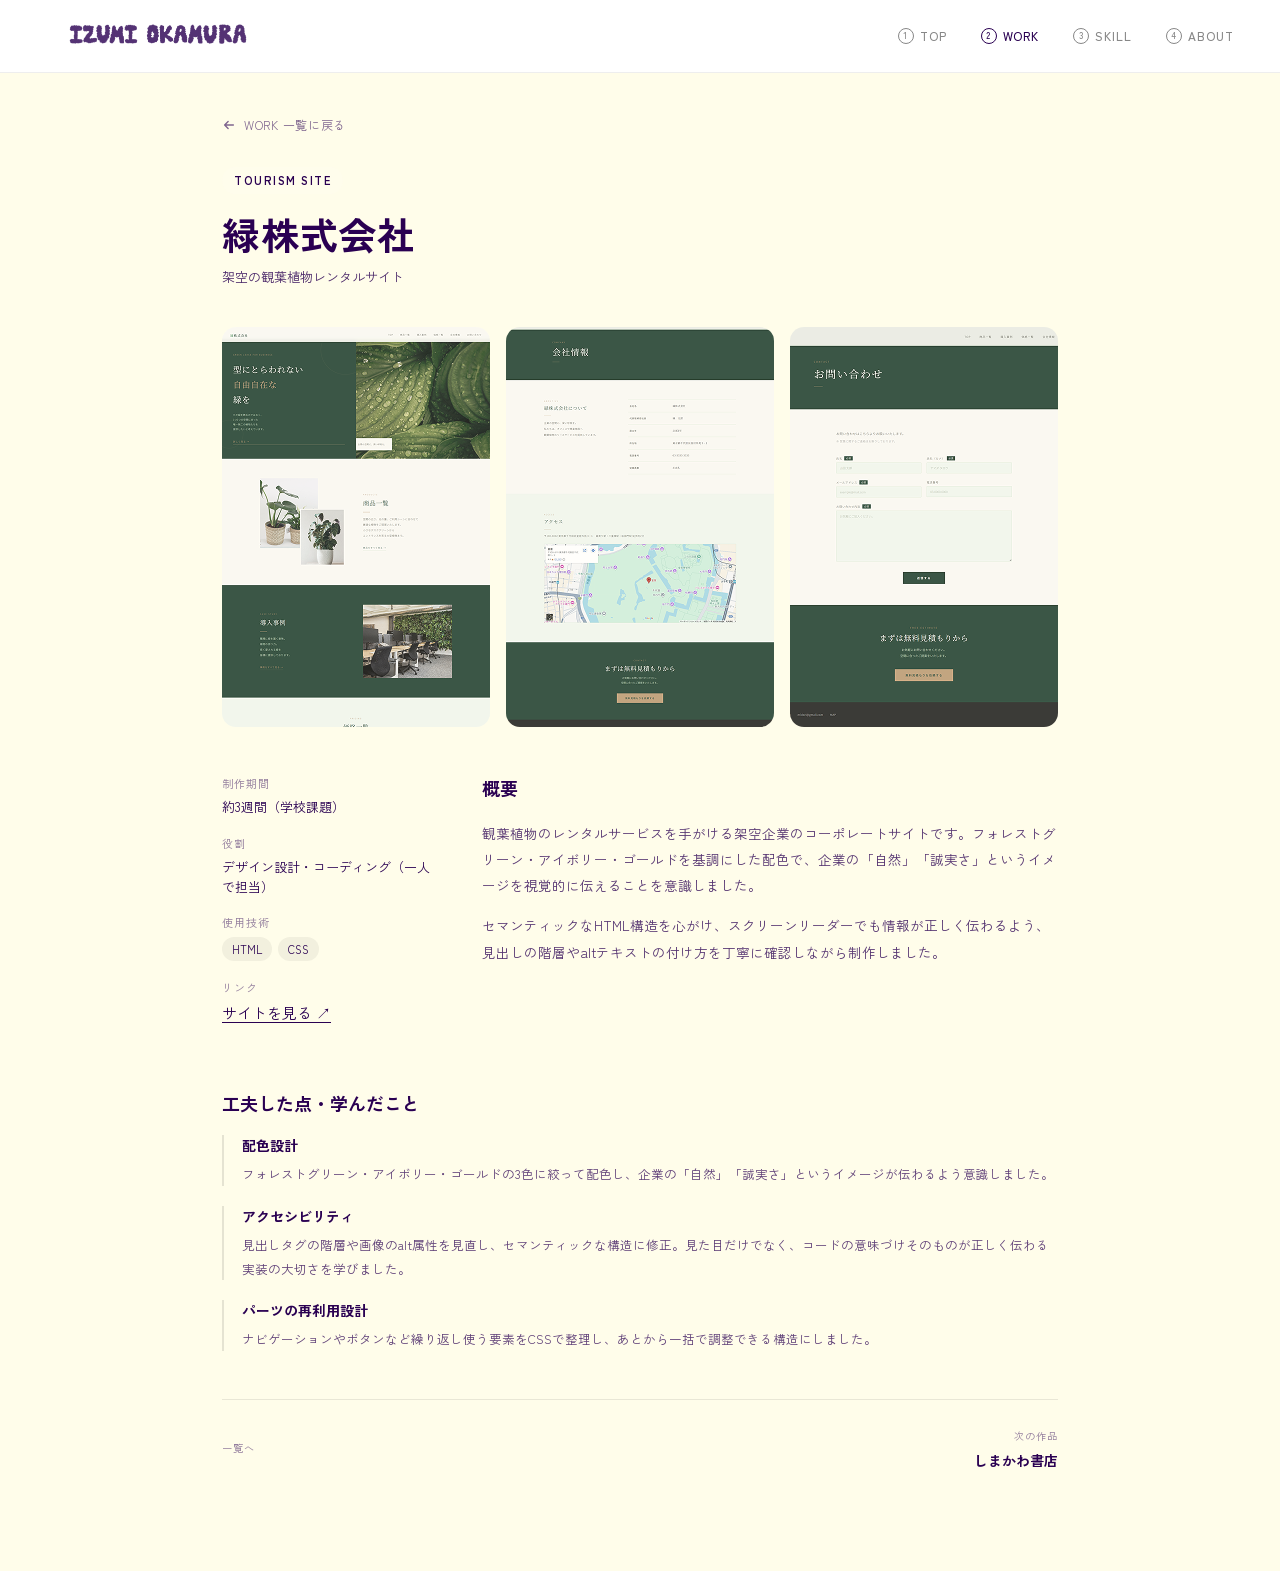
<file: work-midori.html>
<!DOCTYPE html>
<html lang="ja" class="works-page">

<head>
  <meta charset="UTF-8">
  <meta name="viewport" content="width=device-width, initial-scale=1.0, viewport-fit=cover">
  <meta name="description" content="IZUMI OKAMURAのポートフォリオサイト。Web制作・デザインの実績を掲載。">
  <title>WORK | 緑株式会社</title>
  <link rel="icon" type="image/x-icon" href="images/icon.ico">
  <link rel="preconnect" href="https://fonts.googleapis.com">
  <link rel="preconnect" href="https://fonts.gstatic.com" crossorigin>
  <link href="https://fonts.googleapis.com/css2?family=Zen+Kaku+Gothic+New:wght@400;500;700&display=swap"
    rel="stylesheet">
  <link rel="stylesheet" href="css/reset.css">
  <link rel="stylesheet" href="css/style.css">
</head>

<body class="works-body">

  <header class="works-header">
    <a class="brand" href="index.html"><img src="images/name-logo.png" alt="IZUMI OKAMURA"></a>

    <nav class="mini-stack" aria-label="Main navigation">
      <a class="mini-card" href="index.html">
        <span class="mini-num">1</span>
        <span class="mini-label">TOP</span>
      </a>
      <a class="mini-card is-current" href="works.html">
        <span class="mini-num">2</span>
        <span class="mini-label">WORK</span>
      </a>
      <a class="mini-card" href="skill.html">
        <span class="mini-num">3</span>
        <span class="mini-label">SKILL</span>
      </a>
      <a class="mini-card" href="about.html">
        <span class="mini-num">4</span>
        <span class="mini-label">ABOUT</span>
      </a>
    </nav>
  </header>

  <main class="detail-main">

    <a class="back-link" href="works.html">
      <svg viewBox="0 0 16 16" fill="none">
        <path d="M13 8H3M3 8L7 4M3 8L7 12" stroke="currentColor" stroke-width="1.6" stroke-linecap="round"
          stroke-linejoin="round" />
      </svg>
      WORK 一覧に戻る
    </a>

    <!-- ================= ヒーロー ================= -->
    <section class="detail-hero" style="--tone:#F86439">
      <span class="detail-tag">TOURISM SITE</span>
      <h1>緑株式会社</h1>
      <p class="detail-sub">架空の観葉植物レンタルサイト</p>
    </section>

    <!-- ================= ギャラリー ================= -->
    <section class="detail-section">
      <div class="detail-gallery">
        <div class="gallery-item" style="--tone:#B7282E">
          <img src="images/midori-detail1.png" alt="緑株式会社のTOPページの画像">
        </div>
        <div class="gallery-item" style="--tone:#1B3552">
          <img src="images/midori-detail2.png" alt="緑株式会社の会社情報ページの画像">
        </div>
        <div class="gallery-item" style="--tone:#C99A3B">
          <img src="images/midori-detail3.png" alt="緑株式会社のお問い合わせページの画像">
        </div>
      </div>
    </section>



    <!-- ================= 概要 ================= -->
    <section class="detail-section">
      <div class="detail-grid">
        <div class="detail-meta">
          <dl>
            <div>
              <dt>制作期間</dt>
              <dd>約3週間（学校課題）</dd>
            </div>
            <div>
              <dt>役割</dt>
              <dd>デザイン設計・コーディング（一人で担当）</dd>
            </div>
            <div>
              <dt>使用技術</dt>
              <dd class="tag-list">
                <span>HTML</span><span>CSS</span>
              </dd>
            </div>
            <div>
              <dt>リンク</dt>
              <dd class="link-list">
                <a href="https://adjustacademy.com/0777/d260206-700777/site01/index.html">サイトを見る ↗</a>
              </dd>
            </div>
          </dl>
        </div>

        <div class="detail-overview">
          <h2>概要</h2>
          <p>
            観葉植物のレンタルサービスを手がける架空企業のコーポレートサイトです。フォレストグリーン・アイボリー・ゴールドを基調にした配色で、企業の「自然」「誠実さ」というイメージを視覚的に伝えることを意識しました。

          </p>
          <p>
            セマンティックなHTML構造を心がけ、スクリーンリーダーでも情報が正しく伝わるよう、見出しの階層やaltテキストの付け方を丁寧に確認しながら制作しました。
          </p>
        </div>
      </div>
    </section>


    <!-- ================= 工夫した点・学び ================= -->
    <section class="detail-section">
      <h2>工夫した点・学んだこと</h2>
      <ul class="detail-points">
        <li>
          <span class="point-label">配色設計</span>
          <p>フォレストグリーン・アイボリー・ゴールドの3色に絞って配色し、企業の「自然」「誠実さ」というイメージが伝わるよう意識しました。</p>
        </li>
        <li>
          <span class="point-label">アクセシビリティ</span>
          <p>見出しタグの階層や画像のalt属性を見直し、セマンティックな構造に修正。見た目だけでなく、コードの意味づけそのものが正しく伝わる実装の大切さを学びました。</p>
        </li>
        <li>
          <span class="point-label">パーツの再利用設計</span>
          <p>ナビゲーションやボタンなど繰り返し使う要素をCSSで整理し、あとから一括で調整できる構造にしました。</p>
        </li>
      </ul>
    </section>

    <!-- ================= 前後の作品への導線 ================= -->
    <nav class="detail-pager">
      <a class="pager-link" href="works.html">
        <span class="pager-label">一覧へ</span>
      </a>
      <a class="pager-link pager-link--next" href="work-shimakawa.html">
        <span class="pager-label">次の作品</span>
        <span class="pager-title">しまかわ書店</span>
      </a>
    </nav>

  </main>

</body>

</html>
</file>
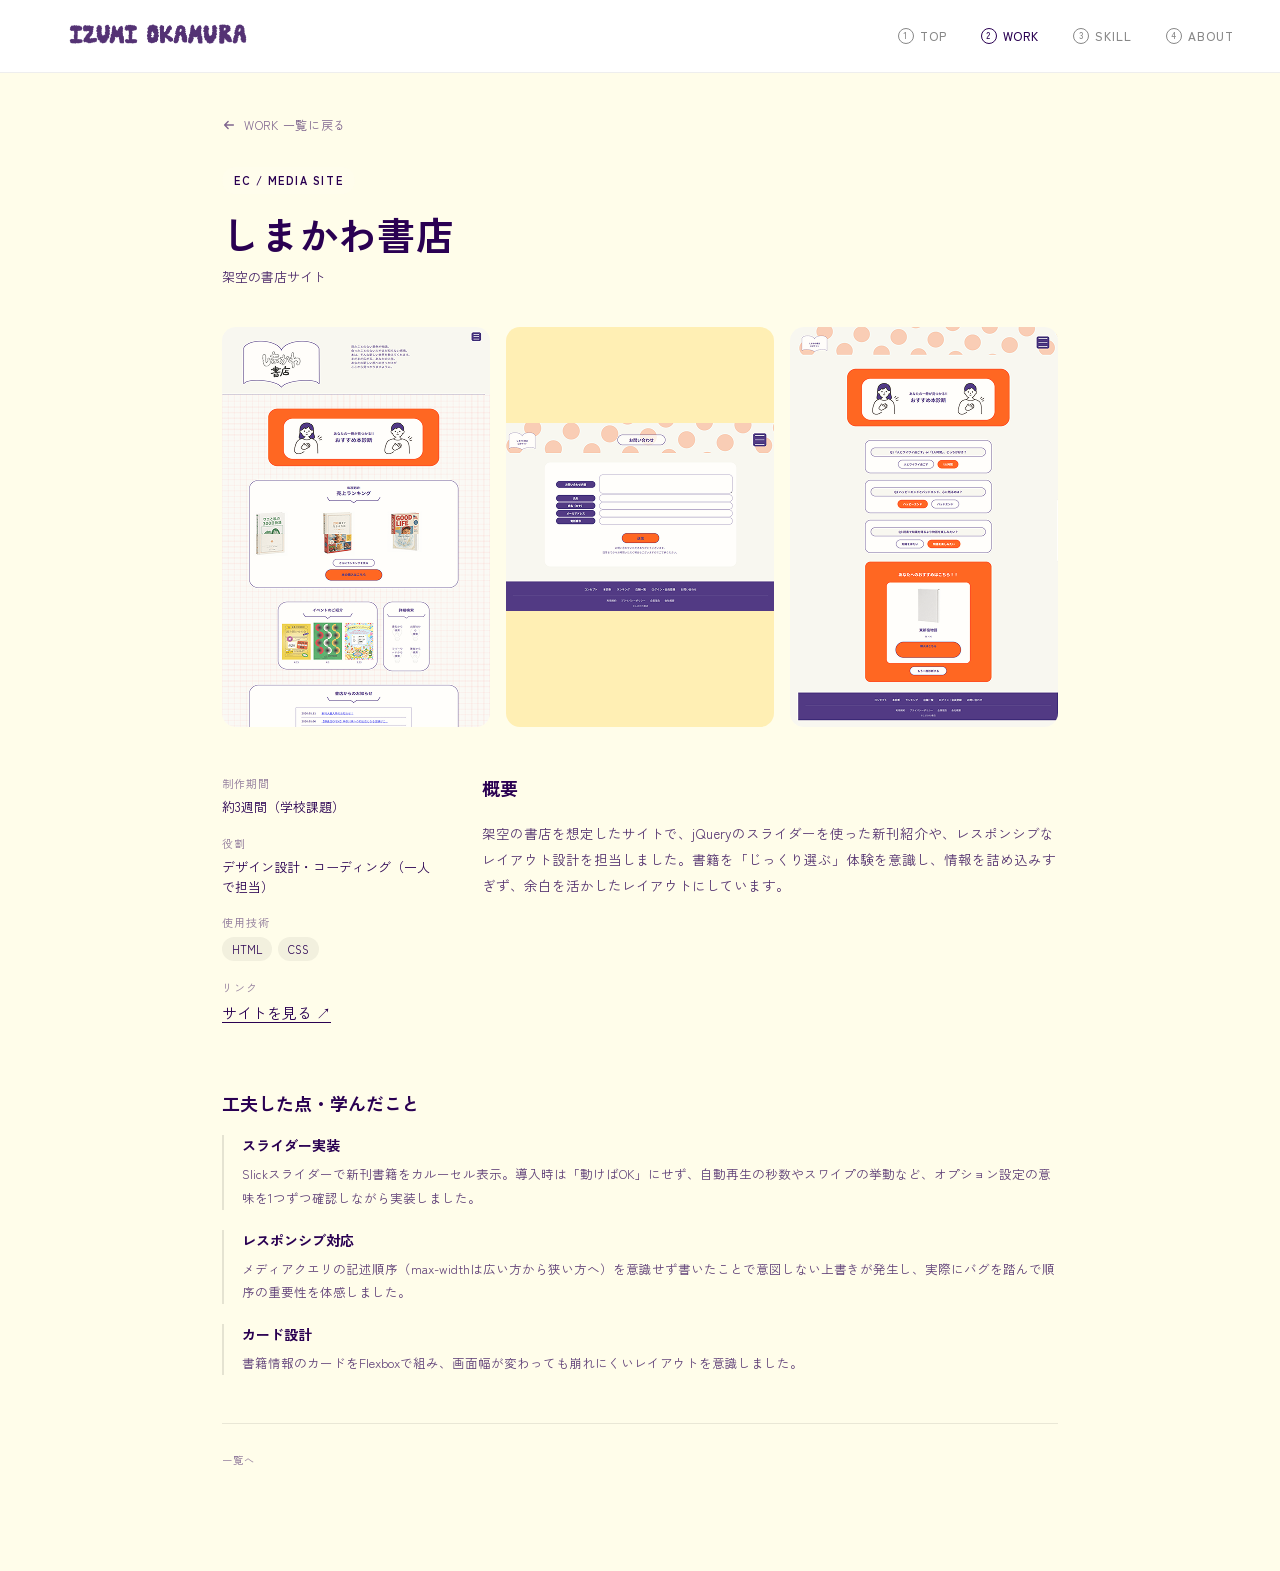
<file: work-shimakawa.html>
<!DOCTYPE html>
<html lang="ja" class="works-page">

<head>
  <meta charset="UTF-8">
  <meta name="viewport" content="width=device-width, initial-scale=1.0, viewport-fit=cover">
  <meta name="description" content="IZUMI OKAMURAのポートフォリオサイト。Web制作・デザインの実績を掲載。">
  <title>WORK | しまかわ書店</title>
  <link rel="icon" type="image/x-icon" href="images/icon.ico">
  <link rel="preconnect" href="https://fonts.googleapis.com">
  <link rel="preconnect" href="https://fonts.gstatic.com" crossorigin>
  <link href="https://fonts.googleapis.com/css2?family=Zen+Kaku+Gothic+New:wght@400;500;700&display=swap"
    rel="stylesheet">
  <link rel="stylesheet" href="css/reset.css">
  <link rel="stylesheet" href="css/style.css">
</head>

<body class="works-body">

  <header class="works-header">
    <a class="brand" href="index.html"><img src="images/name-logo.png" alt="IZUMI OKAMURA"></a>

    <nav class="mini-stack" aria-label="Main navigation">
      <a class="mini-card" href="index.html">
        <span class="mini-num">1</span>
        <span class="mini-label">TOP</span>
      </a>
      <a class="mini-card is-current" href="works.html">
        <span class="mini-num">2</span>
        <span class="mini-label">WORK</span>
      </a>
      <a class="mini-card" href="skill.html">
        <span class="mini-num">3</span>
        <span class="mini-label">SKILL</span>
      </a>
      <a class="mini-card" href="about.html">
        <span class="mini-num">4</span>
        <span class="mini-label">ABOUT</span>
      </a>
    </nav>
  </header>

  <main class="detail-main">

    <a class="back-link" href="works.html">
      <svg viewBox="0 0 16 16" fill="none">
        <path d="M13 8H3M3 8L7 4M3 8L7 12" stroke="currentColor" stroke-width="1.6" stroke-linecap="round"
          stroke-linejoin="round" />
      </svg>
      WORK 一覧に戻る
    </a>

    <!-- ================= ヒーロー ================= -->
    <section class="detail-hero" style="--tone:#F86439">
      <span class="detail-tag">EC / MEDIA SITE</span>
      <h1>しまかわ書店</h1>
      <p class="detail-sub">架空の書店サイト</p>
    </section>

    <!-- ================= ギャラリー ================= -->
    <section class="detail-section">
      <div class="detail-gallery">
        <div class="gallery-item" style="--tone:#B7282E">
          <img src="images/book-detail1.png" alt="しまかわ書店のTOPページの画像">
        </div>
        <div class="gallery-item" style="--tone:#1B3552">
          <img src="images/book-detail2.png" alt="しまかわ書店のお問い合わせページの画像">
        </div>
        <div class="gallery-item" style="--tone:#C99A3B">
          <img src="images/book-detail3.png" alt="しまかわ書店のおすすめ本診断ページの画像">
        </div>
      </div>
    </section>



    <!-- ================= 概要 ================= -->
    <section class="detail-section">
      <div class="detail-grid">
        <div class="detail-meta">
          <dl>
            <div>
              <dt>制作期間</dt>
              <dd>約3週間（学校課題）</dd>
            </div>
            <div>
              <dt>役割</dt>
              <dd>デザイン設計・コーディング（一人で担当）</dd>
            </div>
            <div>
              <dt>使用技術</dt>
              <dd class="tag-list">
                <span>HTML</span><span>CSS</span>
              </dd>
            </div>
            <div>
              <dt>リンク</dt>
              <dd class="link-list">
                <a href="https://adjustacademy.com/0777/d260206-700777/site02/index.html">サイトを見る ↗</a>
              </dd>
            </div>
          </dl>
        </div>

        <div class="detail-overview">
          <h2>概要</h2>
          <p>
            架空の書店を想定したサイトで、jQueryのスライダーを使った新刊紹介や、レスポンシブなレイアウト設計を担当しました。書籍を「じっくり選ぶ」体験を意識し、情報を詰め込みすぎず、余白を活かしたレイアウトにしています。
          </p>
          <p>

          </p>
        </div>
      </div>
    </section>


    <!-- ================= 工夫した点・学び ================= -->
    <section class="detail-section">
      <h2>工夫した点・学んだこと</h2>
      <ul class="detail-points">
        <li>
          <span class="point-label">スライダー実装</span>
          <p>Slickスライダーで新刊書籍をカルーセル表示。導入時は「動けばOK」にせず、自動再生の秒数やスワイプの挙動など、オプション設定の意味を1つずつ確認しながら実装しました。</p>
        </li>
        <li>
          <span class="point-label">レスポンシブ対応</span>
          <p>メディアクエリの記述順序（max-widthは広い方から狭い方へ）を意識せず書いたことで意図しない上書きが発生し、実際にバグを踏んで順序の重要性を体感しました。</p>
        </li>
        <li>
          <span class="point-label">カード設計</span>
          <p>書籍情報のカードをFlexboxで組み、画面幅が変わっても崩れにくいレイアウトを意識しました。</p>
        </li>
      </ul>
    </section>

    <!-- ================= 前後の作品への導線 ================= -->
    <nav class="detail-pager">
      <a class="pager-link" href="works.html">
        <span class="pager-label">一覧へ</span>
      </a>
    </nav>

  </main>

</body>

</html>
</file>
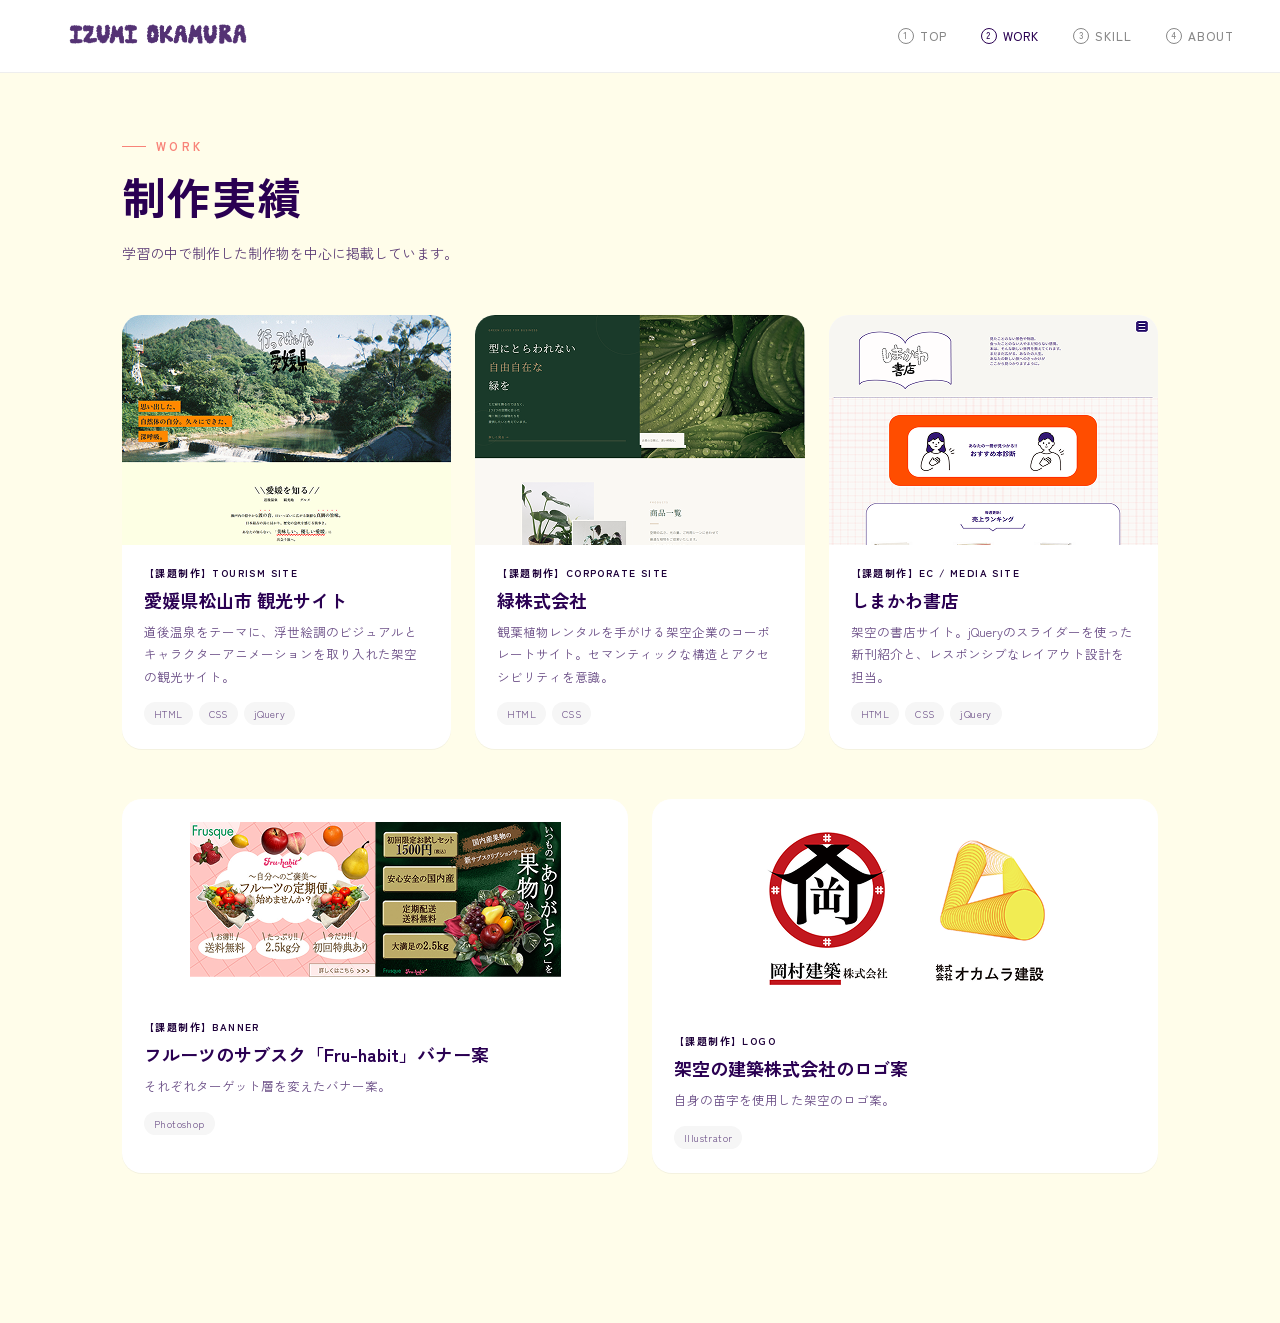
<file: works.html>
<!DOCTYPE html>
<html lang="ja" class="works-page">

<head>
  <meta charset="UTF-8">
  <meta name="viewport" content="width=device-width, initial-scale=1.0, viewport-fit=cover">
  <meta name="description" content="IZUMI OKAMURAのポートフォリオサイト。Web制作・デザインの実績を掲載。">
  <title>WORK | IZUMI OKAMURA PORTFOLIO</title>
  <link rel="icon" type="image/x-icon" href="images/icon.ico">
  <link rel="preconnect" href="https://fonts.googleapis.com">
  <link rel="preconnect" href="https://fonts.gstatic.com" crossorigin>
  <link href="https://fonts.googleapis.com/css2?family=Zen+Kaku+Gothic+New:wght@400;500;700&display=swap"
    rel="stylesheet">
  <link rel="stylesheet" href="css/reset.css">
  <link rel="stylesheet" href="css/style.css">
</head>

<body class="works-body">

  <header class="works-header">
    <a class="brand" href="index.html">
      <img src="images/name-logo.png" alt="IZUMI OKAMURA">
    </a>

    <nav class="mini-stack" aria-label="Main navigation">
      <a class="mini-card" href="index.html">
        <span class="mini-num">1</span>
        <span class="mini-label">TOP</span>
      </a>
      <a class="mini-card is-current" href="works.html">
        <span class="mini-num">2</span>
        <span class="mini-label">WORK</span>
      </a>
      <a class="mini-card" href="skill.html">
        <span class="mini-num">3</span>
        <span class="mini-label">SKILL</span>
      </a>
      <a class="mini-card" href="about.html">
        <span class="mini-num">4</span>
        <span class="mini-label">ABOUT</span>
      </a>
    </nav>
  </header>

  <main class="works-main">
    <div class="works-intro">
      <div class="eyebrow">WORK</div>
      <h1>制作実績</h1>
      <p class="lead">
        学習の中で制作した制作物を中心に掲載しています。
      </p>
    </div>


    <div class="works-grid">
      <a class="work-card" href="work-ehime.html" style="--tone:#F86439">
        <div class="work-thumb">
          <img src="images/ehime.png" alt="愛媛県松山市観光サイトのサムネ画像">
        </div>
        <div class="work-body">
          <span class="work-tag">【課題制作】TOURISM SITE</span>
          <h2>愛媛県松山市 観光サイト</h2>
          <p>道後温泉をテーマに、浮世絵調のビジュアルとキャラクターアニメーションを取り入れた架空の観光サイト。</p>
          <ul class="work-stack">
            <li>HTML</li>
            <li>CSS</li>
            <li>jQuery</li>
          </ul>
        </div>
      </a>

      <a class="work-card" href="work-midori.html" style="--tone:#42e689">
        <div class="work-thumb">
          <img src="images/midori.png" alt="架空の観葉植物レンタル会社（緑株式会社）のサイトのサムネ画像">
        </div>
        <div class="work-body">
          <span class="work-tag">【課題制作】CORPORATE SITE</span>
          <h2>緑株式会社</h2>
          <p>観葉植物レンタルを手がける架空企業のコーポレートサイト。セマンティックな構造とアクセシビリティを意識。</p>
          <ul class="work-stack">
            <li>HTML</li>
            <li>CSS</li>
          </ul>
        </div>
      </a>

      <a class="work-card" href="work-shimakawa.html" style="--tone:#1B3552">
        <div class="work-thumb">
          <img src="images/book.png" alt="架空の書店サイト（島川書店）のサムネ画像">
        </div>
        <div class="work-body">
          <span class="work-tag">【課題制作】EC / MEDIA SITE</span>
          <h2>しまかわ書店</h2>
          <p>架空の書店サイト。jQueryのスライダーを使った新刊紹介と、レスポンシブなレイアウト設計を担当。</p>
          <ul class="work-stack">
            <li>HTML</li>
            <li>CSS</li>
            <li>jQuery</li>
          </ul>
        </div>
      </a>

    </div>


    <div class="works-bottom-wrapper">
      <div class="works-side">

        <div class="works-grid">

          <a class="work-card" href="work-banner.html" style="--tone:#F86439">
            <div class="work-thumb">
              <img src="images/lb.png" alt="バナーのサムネ画像">
            </div>
            <div class="work-body">
              <span class="work-tag">【課題制作】BANNER</span>
              <h2>フルーツのサブスク「Fru-habit」バナー案</h2>
              <p>それぞれターゲット層を変えたバナー案。</p>
              <ul class="work-stack">
                <li>Photoshop</li>
              </ul>
            </div>
          </a>
        </div>
      </div>


      <div class="works-side">

        <div class="works-grid">

          <a class="work-card" href="work-logo.html" style="--tone:#F86439">
            <div class="work-thumb">
              <img src="images/logo.png" alt="ロゴのサムネ画像">
            </div>
            <div class="work-body">
              <span class="work-tag">【課題制作】LOGO</span>
              <h2>架空の建築株式会社のロゴ案</h2>
              <p>自身の苗字を使用した架空のロゴ案。</p>
              <ul class="work-stack">
                <li>Illustrator</li>
              </ul>
            </div>
          </a>
        </div>

      </div>
    </div>




  </main>

</body>

</html>
</file>
<file: css/style.css>
@charset "UTF-8";

:root {
  --sumi: #2a0052;
  --pp: #BC87E8;
  --yellow: #ffeb3b;
  --beni: #f88379;
}

* {
  box-sizing: border-box;
  margin: 0;
  padding: 0;
}

html,
body {
  height: 100%;
  width: 100%;
  overflow: hidden;
  font-family: "Zen Kaku Gothic New", sans-serif;
  color: var(--sumi);
  background: #FFFDEA;
}

.top {
  position: relative;
  height: 100vh;
  height: 100dvh;
  width: 100vw;
  display: flex;
}

/* ================= メインカード ================= */
.card-main {
  position: relative;
  flex: 1 1 auto;
  min-width: 0;
  background: transparent;
  box-shadow: 0 1px 0 white;
  overflow: hidden;
  display: flex;
  flex-direction: column;
  justify-content: center;
  padding: 0 7vw;
}

.card-main::before {
  content: "";
  position: absolute;
  inset: 0;
  background-color: #FFFDEA;
  pointer-events: none;
}

.card-index {
  position: absolute;
  top: 26px;
  left: 30px;
  display: flex;
  align-items: center;
  gap: 8px;
  font-size: 12px;
  letter-spacing: .1em;
  color: var(--sumi);
  opacity: .45;
}

.card-index .num {
  width: 22px;
  height: 22px;
  border-radius: 50%;
  border: 1px solid currentColor;
  display: flex;
  align-items: center;
  justify-content: center;
  font-size: 11px;
}

.mark {
  position: absolute;
  top: 26px;
  right: 34px;
  font-family: "Zen Kaku Gothic New", sans-serif;
  font-weight: 700;
  font-size: 12px;
  letter-spacing: .22em;
  color: var(--sumi);
  opacity: .5;
}

.hero {
  position: relative;
  display: flex;
  flex-direction: column;
  align-items: flex-start;
  gap: 18px;
  max-width: 40em;
}

.hero p {
  font-size: 24px;
}

.eyebrow {
  display: flex;
  align-items: center;
  gap: 10px;
  font-size: 12px;
  letter-spacing: .28em;
  font-weight: 700;
}

.eyebrow::before {
  content: "";
  width: 24px;
  height: 1px;
  background: var(--beni);
}

h1 {
  font-family: "Zen Kaku Gothic New", sans-serif;
  font-weight: 700;
  line-height: 1.25;
  font-size: clamp(28px, 4.2vw, 54px);
  color: var(--sumi);
  letter-spacing: .02em;
}

h1 .accent {
  color: var(--sumi);
}

.hero-logo {
  max-width: 650px;
  height: auto;
  display: block;
}

.lead {
  font-size: clamp(13px, 1.1vw, 15px);
  line-height: 1.9;
  color: var(--sumi);
  opacity: .75;
}

.cta {
  margin-top: 6px;
  display: inline-flex;
  align-items: center;
  padding: 12px 26px;
  background: var(--pp);
  color: var(--sumi);
  text-decoration: none;
  border-radius: 999px;
  font-size: 13px;
  letter-spacing: .14em;
  font-weight: 700;
  transition: background .25s ease, transform .25s ease;
}

.cta:hover {
  background: var(--yellow);
  transform: translateX(2px);
}

.year {
  position: absolute;
  bottom: 26px;
  left: 30px;
  font-size: 11px;
  letter-spacing: .12em;
  color: var(--sumi);
  opacity: .4;
}

/* ================= 右：横に重なったカード群（TOPページ用） ================= */
.stack {
  display: flex;
  flex-direction: row;
  flex: 0 0 auto;
  height: 100%;
}

.card {
  --tone: var(--beni);
  position: relative;
  flex: 0 0 auto;
  height: 100%;
  width: 72px;
  margin-left: -30px;
  background: var(--tone);
  border-radius: 20px;
  box-shadow: -8px 0 16px rgba(42, 37, 34, 0.10);
  overflow: hidden;
  text-decoration: none;
  cursor: pointer;
  transition: width .45s cubic-bezier(.22, 1, .36, 1), margin-left .45s cubic-bezier(.22, 1, .36, 1), box-shadow .3s ease;
  animation: settle .6s ease both;
}

.card:first-child {
  margin-left: 0;
}

.card:nth-child(1) {
  --tone: var(--beni);
  animation-delay: .03s;
  z-index: 1;
}

.card:nth-child(2) {
  --tone: var(--yellow);
  animation-delay: .15s;
  z-index: 2;
}

.card:nth-child(3) {
  --tone: var(--pp);
  animation-delay: .25s;
  z-index: 3;
}

.card:hover,
.card:focus-visible {
  width: 176px;
  z-index: 10;
  box-shadow: -10px 0 22px rgba(42, 37, 34, 0.16);
}

.card:focus-visible {
  outline: 2px solid var(--sumi);
  outline-offset: -4px;
}

.card-num {
  position: absolute;
  top: 16px;
  left: 16px;
  width: 22px;
  height: 22px;
  border-radius: 50%;
  border: 1px solid var(--sumi);
  color: var(--sumi);
  display: flex;
  align-items: center;
  justify-content: center;
  font-size: 10px;
  letter-spacing: .02em;
}

.card-jp {
  position: absolute;
  top: 16px;
  right: 16px;
  writing-mode: vertical-rl;
  font-size: 10px;
  letter-spacing: .15em;
  color: var(--sumi);
}

.card-label {
  position: absolute;
  left: 16px;
  bottom: 18px;
  writing-mode: vertical-rl;
  text-orientation: upright;
  font-family: "Zen Kaku Gothic New", sans-serif;
  font-weight: 700;
  font-size: 16px;
  letter-spacing: .18em;
  color: var(--sumi);
}

.card-icon {
  position: absolute;
  right: 18px;
  bottom: 18px;
  width: 34px;
  height: 34px;
  border-radius: 50%;
  background: rgba(253, 251, 245, 0.18);
  display: flex;
  align-items: center;
  justify-content: center;
  opacity: 0;
  transform: scale(.7);
  transition: opacity .3s ease .1s, transform .3s ease .1s;
}

.card:hover .card-icon,
.card:focus-visible .card-icon {
  opacity: 1;
  transform: scale(1);
}

.card-icon svg {
  width: 14px;
  height: 14px;
}

.card-en {
  position: absolute;
  left: 60px;
  bottom: 20px;
  font-family: "Zen Kaku Gothic New", sans-serif;
  font-weight: 700;
  font-size: 20px;
  color: var(--sumi);
  white-space: nowrap;
  opacity: 0;
  transform: translateX(8px);
  transition: opacity .2s ease .1s, transform .35s ease .1s;
}

.card:hover .card-en,
.card:focus-visible .card-en {
  opacity: 1;
  transform: translateX(0);
}

@keyframes settle {
  from {
    transform: translateY(16px);
    opacity: 0;
  }

  to {
    transform: translateY(0);
    opacity: 1;
  }
}

/* ================= skill================= */

.skill-section {
  margin-bottom: 48px;
}

.skill-section-title {
  display: flex;
  align-items: center;
  gap: 12px;
  font-family: "Zen Kaku Gothic New", sans-serif;
  font-weight: 700;
  font-size: 20px;
  margin-bottom: 20px;
}

.skill-num {
  font-family: "Zen Kaku Gothic New", sans-serif;
  font-size: 11px;
  font-weight: 700;
  letter-spacing: .1em;
  color: var(--sumi);
  opacity: .4;
  border: 1px solid currentColor;
  border-radius: 999px;
  padding: 3px 10px;
}

.skill-grid {
  display: grid;
  grid-template-columns: repeat(auto-fit, minmax(220px, 1fr));
  gap: 18px;
}

.skill-card {
  background: rgb(255, 237, 171);
  border-radius: 16px;
  padding: 20px 22px;
  box-shadow: 0 1px 0 rgba(38, 38, 38, 0.05);
}

.skill-name {
  display: block;
  font-family: "Zen Kaku Gothic New", sans-serif;
  font-weight: 700;
  font-size: 15px;
  margin-bottom: 10px;
}

.skill-bar {
  height: 6px;
  border-radius: 999px;
  background: rgba(38, 38, 38, 0.08);
  overflow: hidden;
  margin-bottom: 12px;
}

.skill-bar span {
  display: block;
  height: 100%;
  background: white;
  border-radius: inherit;
}

.skill-card p {
  font-size: 12px;
  line-height: 1.8;
  opacity: .7;
}

.skill-tags {
  display: flex;
  flex-wrap: wrap;
  gap: 10px;
}

.skill-tags span {
  font-size: 12px;
  letter-spacing: .04em;
  padding: 8px 16px;
  border-radius: 999px;
  background: #ffedab;
  box-shadow: 0 1px 0 rgba(38, 38, 38, 0.05);
}

.skill-section--highlight {
  border-radius: 20px;
}

.skill-note {
  margin-top: 18px;
  font-size: 13px;
  line-height: 1.9;
  opacity: .75;
  max-width: 60em;
}

/* works.css: WORKページ専用 */
html.works-page,
body.works-body {
  height: auto;
  overflow: auto;
  background: #FFFDEA;
}

/* ================= ヘッダー ================= */
.works-header {
  position: sticky;
  top: 0;
  z-index: 20;
  display: flex;
  align-items: center;
  justify-content: space-between;
  padding: 20px 32px;
  background: white;
  backdrop-filter: blur(6px);
  border-bottom: 1px solid rgba(38, 38, 38, 0.08);
}

.works-header .brand {
  font-family: "Zen Kaku Gothic New", sans-serif;
  font-weight: 700;
  font-size: 13px;
  letter-spacing: .18em;
  color: #262626;
  text-decoration: none;
  opacity: .8;
}

.works-header img {
  width: 25%;
  margin-left: 5%;
}

/* 小さいカードナビ */
.mini-stack {
  display: flex;
  gap: 6px;
}

.mini-card {
  display: flex;
  align-items: center;
  gap: 6px;
  padding: 7px 14px;
  border-radius: 999px;
  background: transparent;
  color: #262626;
  text-decoration: none;
  font-size: 12px;
  letter-spacing: .08em;
  font-weight: 500;
  opacity: .55;
  transition: background .2s ease, opacity .2s ease, color .2s ease;
}

.mini-card:hover {
  opacity: 1;
  background: rgba(38, 38, 38, 0.06);
}

.mini-card.is-current {
  opacity: 1;
  background: white;
  color: var(--sumi);
}

.mini-num {
  width: 16px;
  height: 16px;
  border-radius: 50%;
  border: 1px solid currentColor;
  font-size: 9px;
  display: flex;
  align-items: center;
  justify-content: center;
}

/* ================= メインコンテンツ ================= */
.works-main {
  max-width: 1100px;
  margin: 0 auto;
  padding: 64px 32px 100px;
}

.works-intro {
  max-width: 40em;
  margin-bottom: 48px;
}

.works-intro .eyebrow {
  display: flex;
  align-items: center;
  gap: 10px;
  font-size: 12px;
  letter-spacing: .28em;
  font-weight: 700;
  margin-bottom: 14px;
  color: var(--beni);
}

.works-intro .eyebrow-skill {
  display: flex;
  align-items: center;
  gap: 10px;
  font-size: 12px;
  letter-spacing: .28em;
  font-weight: 700;
  margin-bottom: 14px;
  color: var(--yellow);
}

.works-intro .eyebrow-skill::before {
  content: "";
  width: 24px;
  height: 1px;
  background: var(--yellow);
}

.works-intro h1 {
  font-family: "Zen Kaku Gothic New", sans-serif;
  font-weight: 700;
  font-size: clamp(28px, 3.6vw, 44px);
  margin-bottom: 16px;
}

.works-intro .lead {
  font-size: 14px;
  line-height: 1.9;
  opacity: .75;
}

/* ================= 作品グリッド ================= */
.works-grid {
  display: grid;
  grid-template-columns: repeat(auto-fit, minmax(260px, 1fr));
  gap: 24px;
  margin-bottom: 50px;
}


.work-card {
  --tone: var(--sumi);
  position: relative;
  display: flex;
  flex-direction: column;
  background: white;
  border-radius: 20px;
  overflow: hidden;
  text-decoration: none;
  color: var(--sumi);
  box-shadow: 0 1px 0 rgba(38, 38, 38, 0.05);
  transition: transform .3s ease, box-shadow .3s ease;
}

.work-card:hover {
  transform: translateY(-4px);
  box-shadow: 0 14px 28px rgba(38, 38, 38, 0.12);
}

.work-thumb {
  display: flex;
  align-items: center;
  justify-content: center;
  background: #ffedab;
}

.work-thumb img {
  height: 100%;
}

.work-body {
  padding: 20px 22px 24px;
  display: flex;
  flex-direction: column;
  gap: 8px;
}

.work-tag {
  font-size: 10px;
  letter-spacing: .14em;
  font-weight: 700;
  filter: brightness(.7);
}

.work-body h2 {
  font-family: "Zen Kaku Gothic New", sans-serif;
  font-weight: 700;
  font-size: 18px;
  line-height: 1.4;
}

.work-body p {
  font-size: 12.5px;
  line-height: 1.8;
  opacity: .7;
}

.work-stack {
  display: flex;
  flex-wrap: wrap;
  gap: 6px;
  margin-top: 6px;
  list-style: none;
}

.work-stack li {
  font-size: 10px;
  letter-spacing: .04em;
  padding: 4px 10px;
  border-radius: 999px;
  background: rgba(38, 38, 38, 0.06);
  opacity: .7;
}

.work-card--placeholder {
  opacity: .55;
  cursor: default;
}

.work-card--placeholder:hover {
  transform: none;
  box-shadow: 0 1px 0 rgba(38, 38, 38, 0.05);
}

.works-bottom-wrapper {
  display: flex;
  gap: 24px;
  align-items: stretch;
}

.works-side {
  flex: 1;
  display: flex;
}

.works-side .work-card {
  flex: 1;
}


/* work-detail.css: 作品詳細ページ専用 */

.detail-main {
  max-width: 900px;
  margin: 0 auto;
  padding: 40px 32px 100px;
}

.back-link {
  display: inline-flex;
  align-items: center;
  gap: 8px;
  font-size: 12px;
  letter-spacing: .06em;
  opacity: .6;
  margin-bottom: 32px;
  text-decoration: none;
  color: var(--sumi);
  transition: opacity .2s ease, transform .2s ease;
}

.back-link:hover {
  opacity: 1;
  transform: translateX(-2px);
}

.back-link svg {
  width: 14px;
  height: 14px;
}

/* ================= ヒーロー ================= */
.detail-hero {
  --tone: var(--sumi);
  color: var(--sumi);
  border-radius: 24px;
  margin-bottom: 40px;
}

.detail-tag {
  display: inline-block;
  font-size: 11px;
  letter-spacing: .14em;
  font-weight: 700;
  padding: 5px 12px;
  border-radius: 999px;
  background: rgba(253, 251, 245, 0.2);
  margin-bottom: 16px;
}

.detail-hero h1 {
  font-family: "Zen Kaku Gothic New", sans-serif;
  font-weight: 700;
  font-size: clamp(26px, 3.4vw, 38px);
  margin-bottom: 10px;
}

.detail-sub {
  font-size: 13px;
  opacity: .85;
}

/* ================= セクション共通 ================= */
.detail-section {
  margin-bottom: 48px;
}

.detail-section h2 {
  font-family: "Zen Kaku Gothic New", sans-serif;
  font-weight: 700;
  font-size: 18px;
  margin-bottom: 18px;
}

/* ================= 概要グリッド ================= */
.detail-grid {
  display: grid;
  grid-template-columns: 220px 1fr;
  gap: 40px;
}

.detail-meta dl>div {
  margin-bottom: 18px;
}

.detail-meta dt {
  font-size: 11px;
  letter-spacing: .1em;
  opacity: .5;
  margin-bottom: 6px;
}

.detail-meta dd {
  font-size: 13px;
}

.tag-list {
  display: flex;
  flex-wrap: wrap;
  gap: 6px;
}

.tag-list span {
  font-size: 11px;
  padding: 4px 10px;
  border-radius: 999px;
  background: rgba(38, 38, 38, 0.06);
}

.link-list {
  display: flex;
  flex-direction: column;
  gap: 6px;
}

.link-list a {
  font-size: 15px;
  color: var(--sumi);
  text-decoration: underline;
  text-underline-offset: 3px;
}

.detail-overview p {
  font-size: 13.5px;
  line-height: 1.95;
  opacity: .8;
  margin-bottom: 14px;
}

/* ================= ギャラリー ================= */
.detail-gallery {
  display: grid;
  grid-template-columns: repeat(auto-fit, minmax(200px, 1fr));
  gap: 16px;
  margin-bottom: 10px;
}

.gallery-item {
  --tone: var(--sumi);
  height: 400px;
  opacity: .85;
}

.gallery-item img {
  border-radius: 14px;
}

.gallery-note {
  font-size: 11px;
  opacity: .45;
}

/* ================= 工夫した点 ================= */
.detail-points {
  list-style: none;
  display: flex;
  flex-direction: column;
  gap: 20px;
}

.detail-points li {
  padding-left: 18px;
  border-left: 2px solid rgba(38, 38, 38, 0.12);
}

.point-label {
  display: block;
  font-family: "Zen Kaku Gothic New", sans-serif;
  font-weight: 700;
  font-size: 14px;
  margin-bottom: 6px;
}

.detail-points p {
  font-size: 12.5px;
  line-height: 1.9;
  opacity: .75;
}

/* ================= ページャー ================= */
.detail-pager {
  display: flex;
  justify-content: space-between;
  align-items: center;
  border-top: 1px solid rgba(38, 38, 38, 0.1);
  padding-top: 28px;
  margin-top: 20px;
}

.pager-link {
  text-decoration: none;
  color: var(--sumi);
}

.pager-link--next {
  text-align: right;
}

.pager-label {
  display: block;
  font-size: 10px;
  letter-spacing: .1em;
  opacity: .5;
  margin-bottom: 4px;
}

.pager-title {
  font-family: "Zen Kaku Gothic New", sans-serif;
  font-weight: 700;
  font-size: 14px;
}

/* ================= ヒーロー================= */
.about-hero {
  position: relative;
  padding: 72px 0 56px;
  overflow: hidden;
}

.about-watermark {
  position: absolute;
  top: -10px;
  right: -10px;
  font-family: "Zen Kaku Gothic New", sans-serif;
  font-weight: 700;
  font-size: 260px;
  line-height: 1;
  color: var(--sumi);
  opacity: 0.05;
  writing-mode: vertical-rl;
  pointer-events: none;
  user-select: none;
}

.about-hero-inner {
  position: relative;
  max-width: 34em;
}

.about-eyebrow {
  display: flex;
  align-items: center;
  gap: 10px;
  font-size: 12px;
  letter-spacing: .28em;
  color: var(--beni);
  font-weight: 700;
  margin-bottom: 18px;
}

.about-eyebrow::before {
  content: "";
  width: 24px;
  height: 1px;
  background: var(--beni);
}

.about-hero h1 {
  font-family: "Zen Kaku Gothic New", sans-serif;
  font-weight: 700;
  font-size: clamp(32px, 4.4vw, 52px);
  line-height: 1.3;
  margin-bottom: 20px;
}

.about-en {
  display: inline-block;
  margin-top: 6px;
  font-size: 14px;
  letter-spacing: .18em;
  opacity: .5;
  font-family: "Zen Kaku Gothic New", sans-serif;
  font-weight: 500;
}

.about-statement {
  font-size: 14.5px;
  line-height: 2;
  opacity: .8;
}

/* ================= セクション共通 ================= */
.about-section {
  margin-bottom: 56px;
}

.about-section h2 {
  display: flex;
  align-items: center;
  gap: 12px;
  font-family: "Zen Kaku Gothic New", sans-serif;
  font-weight: 700;
  font-size: 20px;
  margin-bottom: 24px;
}

.about-num {
  font-family: "Zen Kaku Gothic New", sans-serif;
  font-size: 11px;
  font-weight: 700;
  letter-spacing: .1em;
  opacity: .4;
  border: 1px solid currentColor;
  border-radius: 999px;
  padding: 3px 10px;
}

/* ================= タイムライン ================= */
.timeline {
  position: relative;
  list-style: none;
  padding-left: 22px;
  border-left: 1px solid rgba(38, 38, 38, 0.14);
}

.timeline li {
  position: relative;
  padding-bottom: 30px;
}

.timeline li:last-child {
  padding-bottom: 0;
}

.timeline-dot {
  position: absolute;
  left: -27px;
  top: 4px;
  width: 10px;
  height: 10px;
  border-radius: 50%;
  background: var(--sumi);
}

.timeline-year {
  display: block;
  font-family: "Zen Kaku Gothic New", sans-serif;
  font-weight: 700;
  font-size: 14px;
  margin-bottom: 6px;
}

.timeline p {
  font-size: 13px;
  line-height: 1.85;
  opacity: .75;
  max-width: 42em;
}


/* ================= バナー詳細ページ：variant セクション ================= */
.banner-variant {
  --tone: var(--sumi);
  border-left: 3px solid var(--tone);
  padding-left: 22px;
}

.banner-variant h2 {
  display: flex;
  align-items: center;
  gap: 10px;
}

.variant-badge {
  display: inline-flex;
  align-items: center;
  justify-content: center;
  width: 24px;
  height: 24px;
  border-radius: 50%;
  background: var(--tone);
  font-size: 12px;
  font-weight: 700;
}

.banner-gallery {
  margin-bottom: 24px;
  grid-template-columns: 1fr;
}

.banner-gallery img {
  width: 60%;
  height: auto;
  box-shadow: 0 1px 0 rgba(38, 38, 38, 0.05);
}

.banner-gallery img.lb {
  width: 100%;
}

/* ================= コーポレートカラー チップ ================= */
.color-list {
  display: flex;
  align-items: center;
  flex-wrap: wrap;
  gap: 8px 14px;
  font-size: 12.5px;
  font-family: "Zen Kaku Gothic New", sans-serif;
}

.color-chip {
  --chip: #999;
  display: inline-block;
  width: 16px;
  height: 16px;
  border-radius: 50%;
  background: var(--chip);
  box-shadow: inset 0 0 0 1px rgba(0, 0, 0, 0.08);
  margin-right: 2px;
  vertical-align: middle;
}


/* about.css: ABOUTページ*/

.about-main {
  max-width: 960px;
  margin: 0 auto;
  padding: 56px 32px 100px;
}

/* ================= レジュメカード ================= */
.resume-card {
  background-color: white;
  position: relative;
  border-radius: 28px;
  box-shadow: 0 1px 0 rgba(38, 38, 38, 0.05), 0 24px 48px rgba(38, 38, 38, 0.06);
  padding: 48px 44px;
  display: grid;
  grid-template-columns: 200px 1fr;
  grid-template-areas:
    "photo columns"
    "identity columns";
  gap: 8px 40px;
  margin-bottom: 64px;
  overflow: hidden;
}

.resume-photo {
  grid-area: photo;
}

.resume-photo img {
  width: 200px;
  border-radius: 20px;
  object-fit: cover;
  display: block;
}

.resume-identity {
  grid-area: identity;
  align-self: start;
}

.resume-identity h1 {
  font-family: "Zen Kaku Gothic New", sans-serif;
  font-weight: 700;
  font-size: 26px;
  margin-bottom: 4px;
}

.resume-romaji {
  display: block;
  font-size: 11px;
  letter-spacing: .16em;
  opacity: .5;
  margin-bottom: 14px;
}

.resume-contact {
  list-style: none;
  font-size: 12px;
  line-height: 1.9;
  opacity: .75;
}

.resume-contact a {
  color: var(--sumi);
  text-decoration: underline;
  text-underline-offset: 3px;
}

.resume-columns {
  grid-area: columns;
  display: grid;
  grid-template-columns: repeat(2, 1fr);
  gap: 36px 40px;
}

.resume-block h2 {
  font-family: "Zen Kaku Gothic New", sans-serif;
  font-weight: 700;
  font-size: 13px;
  letter-spacing: .08em;
  margin-bottom: 12px;
  padding-bottom: 8px;
  border-bottom: 1px solid rgba(38, 38, 38, 0.1);
}

.resume-tagline {
  font-family: "Zen Kaku Gothic New", sans-serif;
  font-weight: 700;
  font-size: 14.5px;
  margin-bottom: 10px;
}

.resume-block p {
  font-size: 12.5px;
  line-height: 1.9;
  opacity: .75;
}

.resume-list div {
  display: flex;
  gap: 12px;
  margin-bottom: 8px;
  font-size: 12.5px;
}

.resume-list div.resume-list-stack {
  flex-direction: column;  
  gap: 6px;  
}

.resume-list dt {
  flex: 0 0 auto;
  opacity: .5;
  min-width: 74px;
}

.resume-list dd {
  opacity: .85;
}

.resume-skills {
  display: flex;
  flex-direction: column;
  gap: 10px;
}

.resume-skill {
  display: grid;
  grid-template-columns: 76px 1fr;
  align-items: center;
  gap: 12px;
}

.resume-skill span {
  font-size: 11.5px;
  opacity: .7;
}

.resume-skill .skill-bar {
  height: 5px;
  border-radius: 999px;
  background: rgba(38, 38, 38, 0.08);
  overflow: hidden;
}

.resume-skill .skill-bar span[style] {
  display: block;
  height: 100%;
  background: var(--sumi);
  border-radius: inherit;
}

/* ================= プロフィール定義リスト ================= */
.about-meta {
  display: grid;
  grid-template-columns: 140px 1fr;
  row-gap: 18px;
  column-gap: 24px;
}

.about-meta>div {
  display: contents;
}

.about-meta dt {
  font-size: 12px;
  letter-spacing: .08em;
  opacity: .5;
  padding-top: 2px;
}

.about-meta dd {
  font-size: 13.5px;
  line-height: 1.8;
}

.about-meta a {
  color: var(--sumi);
  text-decoration: underline;
  text-underline-offset: 3px;
}


/* ================= CTA ================= */
.about-cta {
  text-align: center;
  padding: 48px 24px;
  border-top: 1px solid rgba(38, 38, 38, 0.1);
}

.about-cta p {
  font-size: 13px;
  opacity: .7;
  margin-bottom: 18px;
}

@media (max-width: 768px) {

  /* ---- TOPページ ---- */
  .top {
    padding: 14px;
    gap: 10px;
  }

  .card-main {
    padding: 0 6vw;
    border-radius: 22px;
  }

  .card {
    width: 56px;
    margin-left: -22px;
    border-radius: 18px;
  }

  .card:hover,
  .card:focus-visible {
    width: 120px;
  }

  .card-label {
    font-size: 14px;
  }

  .card-en {
    font-size: 16px;
    left: 46px;
  }

  .year {
    display: none;
  }

  .skill-section--highlight {
    padding: 20px;
  }

  /* ---- WORK詳細ページ ---- */
  .detail-main {
    padding: 28px 18px 80px;
  }

  .detail-hero {
    padding: 32px 24px;
  }

  .detail-grid {
    grid-template-columns: 1fr;
    gap: 24px;
  }

  .banner-variant {
    padding-left: 16px;
  }

  /* ---- ABOUTページ ---- */
  .about-main {
    padding: 32px 18px 80px;
  }

  .about-hero {
    padding: 48px 0 40px;
  }

  .about-watermark {
    font-size: 160px;
  }

  .about-meta {
    grid-template-columns: 1fr;
    row-gap: 6px;
  }

  .about-meta dt {
    opacity: .45;
    margin-top: 10px;
  }

  .resume-card {
    grid-template-columns: 1fr;
    grid-template-areas:
      "photo"
      "identity"
      "columns";
    padding: 32px 24px;
  }

  .resume-photo {
    width: 100px;
    height: 100px;
    border-radius: 16px;
  }

  .resume-columns {
    grid-template-columns: 1fr;
    gap: 28px;
  }
}

@media (max-width: 440px) {

  /* ---- TOPページ ---- */
  .top {
    padding: 10px;
    gap: 8px;
  }

  .card-main {
    padding: 0 20px;
    border-radius: 18px;
  }

  .mark {
    display: none;
  }

  .card-index {
    font-size: 10px;
  }

  .lead {
    font-size: 12px;
  }

  .cta {
    padding: 10px 20px;
    font-size: 12px;
  }

  .card {
    width: 44px;
    margin-left: -18px;
    border-radius: 14px;
  }

  .card:hover,
  .card:focus-visible {
    width: 98px;
  }

  .card-num {
    width: 18px;
    height: 18px;
    font-size: 9px;
  }

  .card-jp {
    display: none;
  }

  .card-label {
    font-size: 12px;
    bottom: 14px;
    left: 12px;
  }

  .card-icon {
    width: 26px;
    height: 26px;
    right: 12px;
    bottom: 12px;
  }

  .card-en {
    font-size: 13px;
    left: 38px;
    bottom: 15px;
  }

  /* ---- WORKページ（ヘッダー・一覧） ---- */
  .works-header {
    padding: 14px 18px;
    flex-wrap: wrap;
    gap: 10px;
  }

  .mini-card {
    padding: 6px 10px;
    font-size: 11px;
  }

  .mini-label {
    display: none;
  }

  .works-main {
    padding: 40px 18px 80px;
  }

  .works-intro {
    margin-bottom: 32px;
  }
}
</file>
